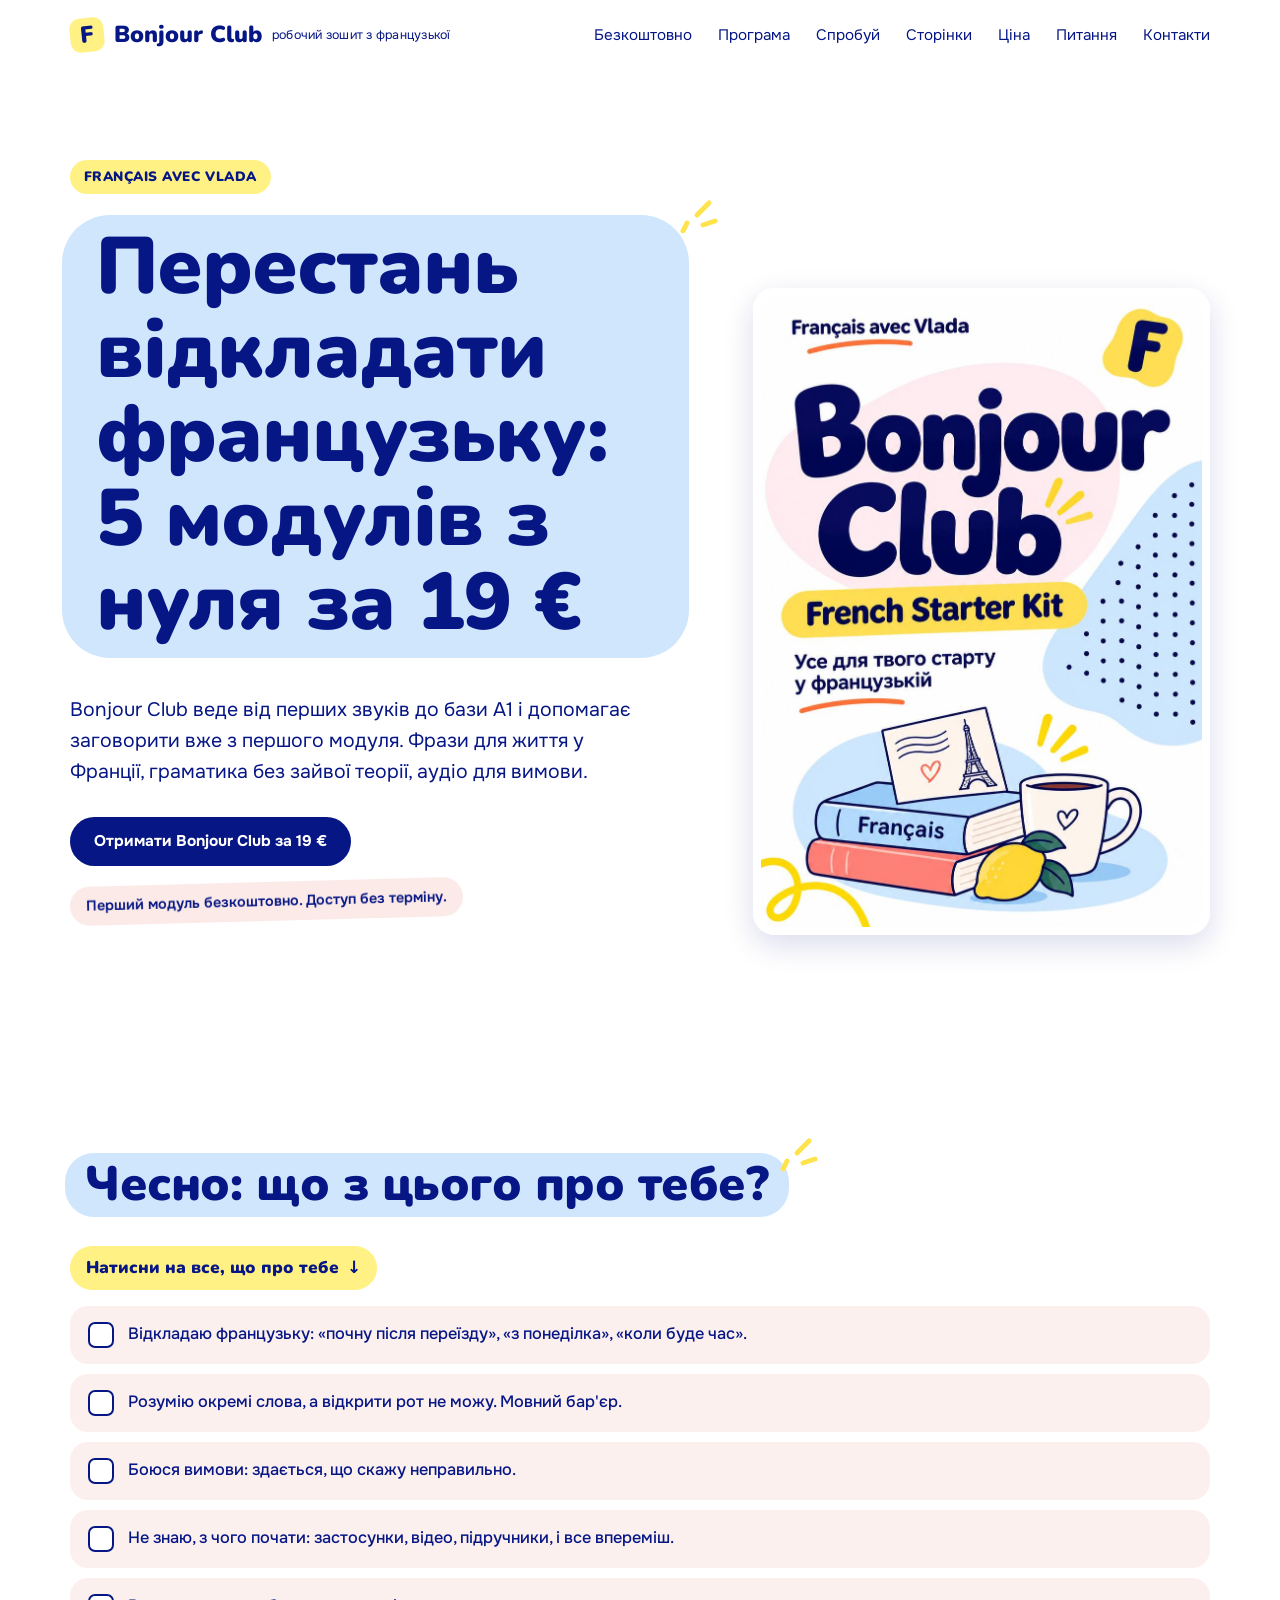
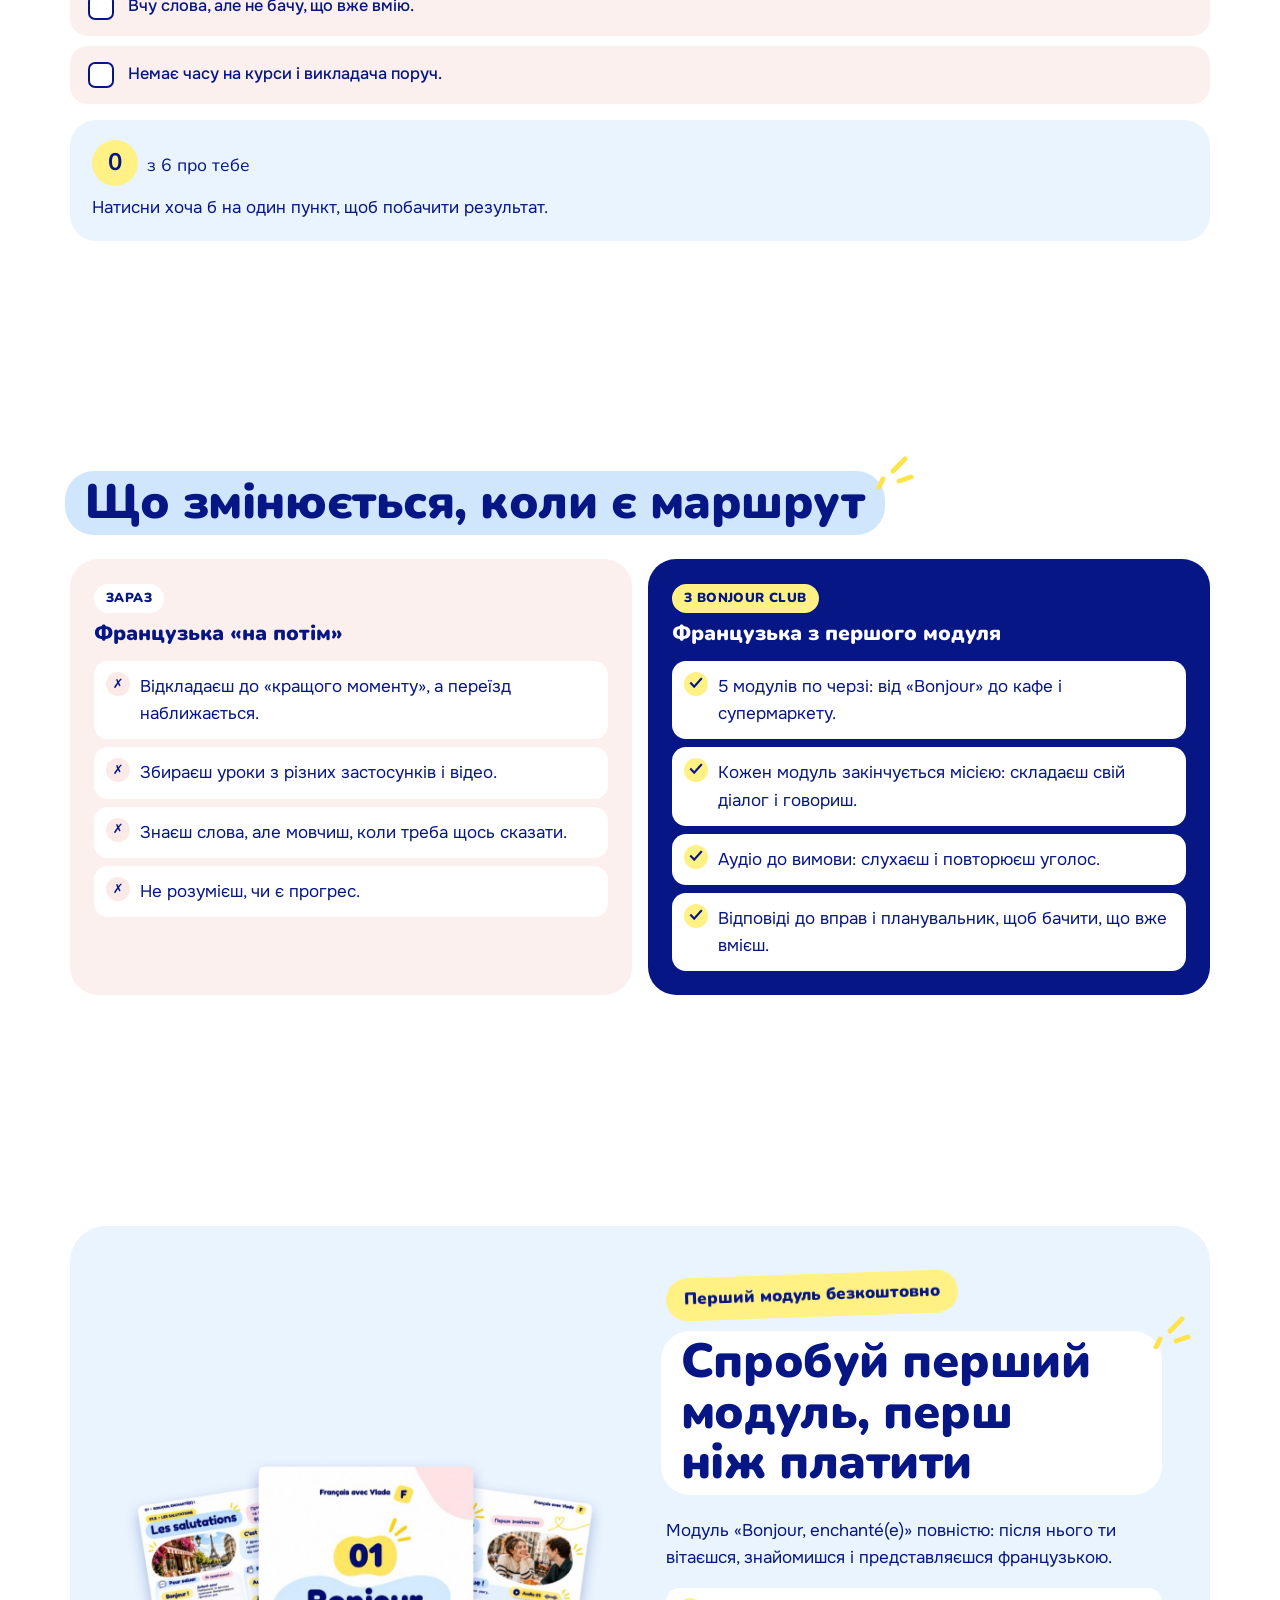
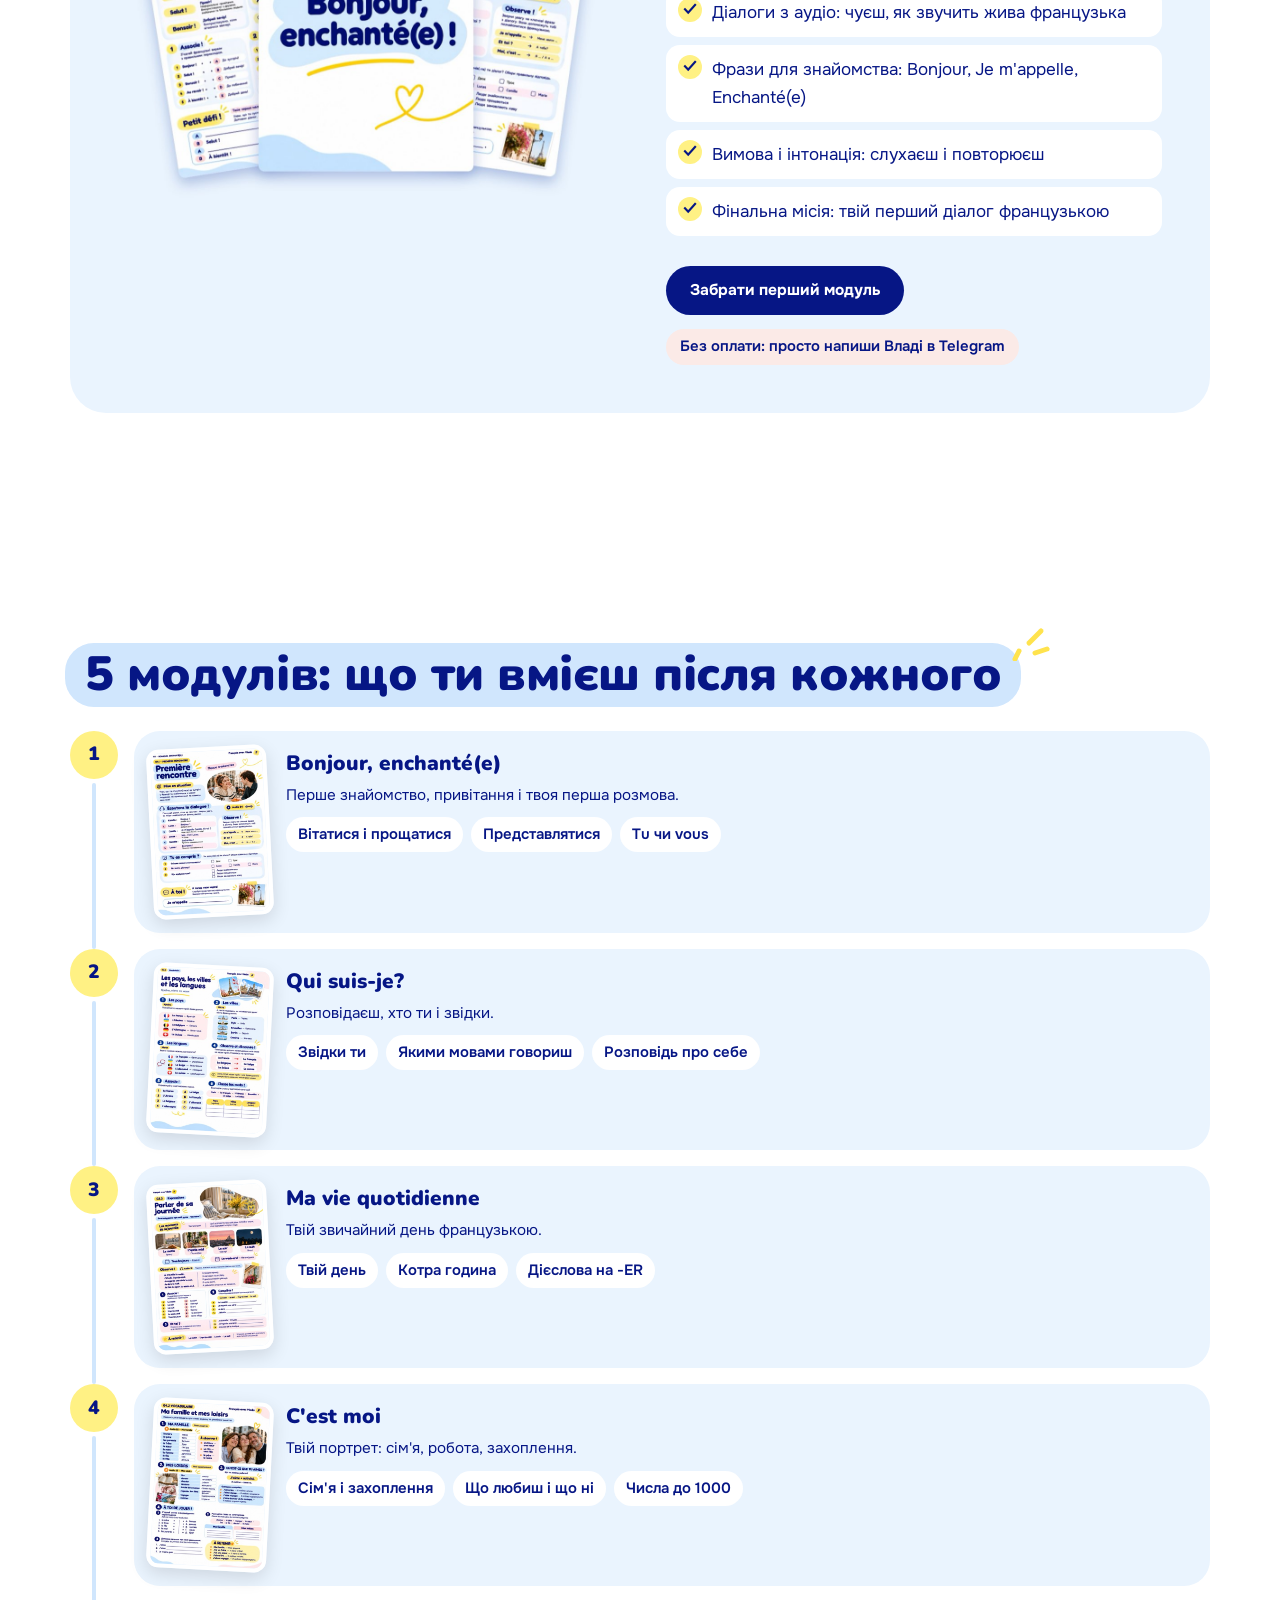
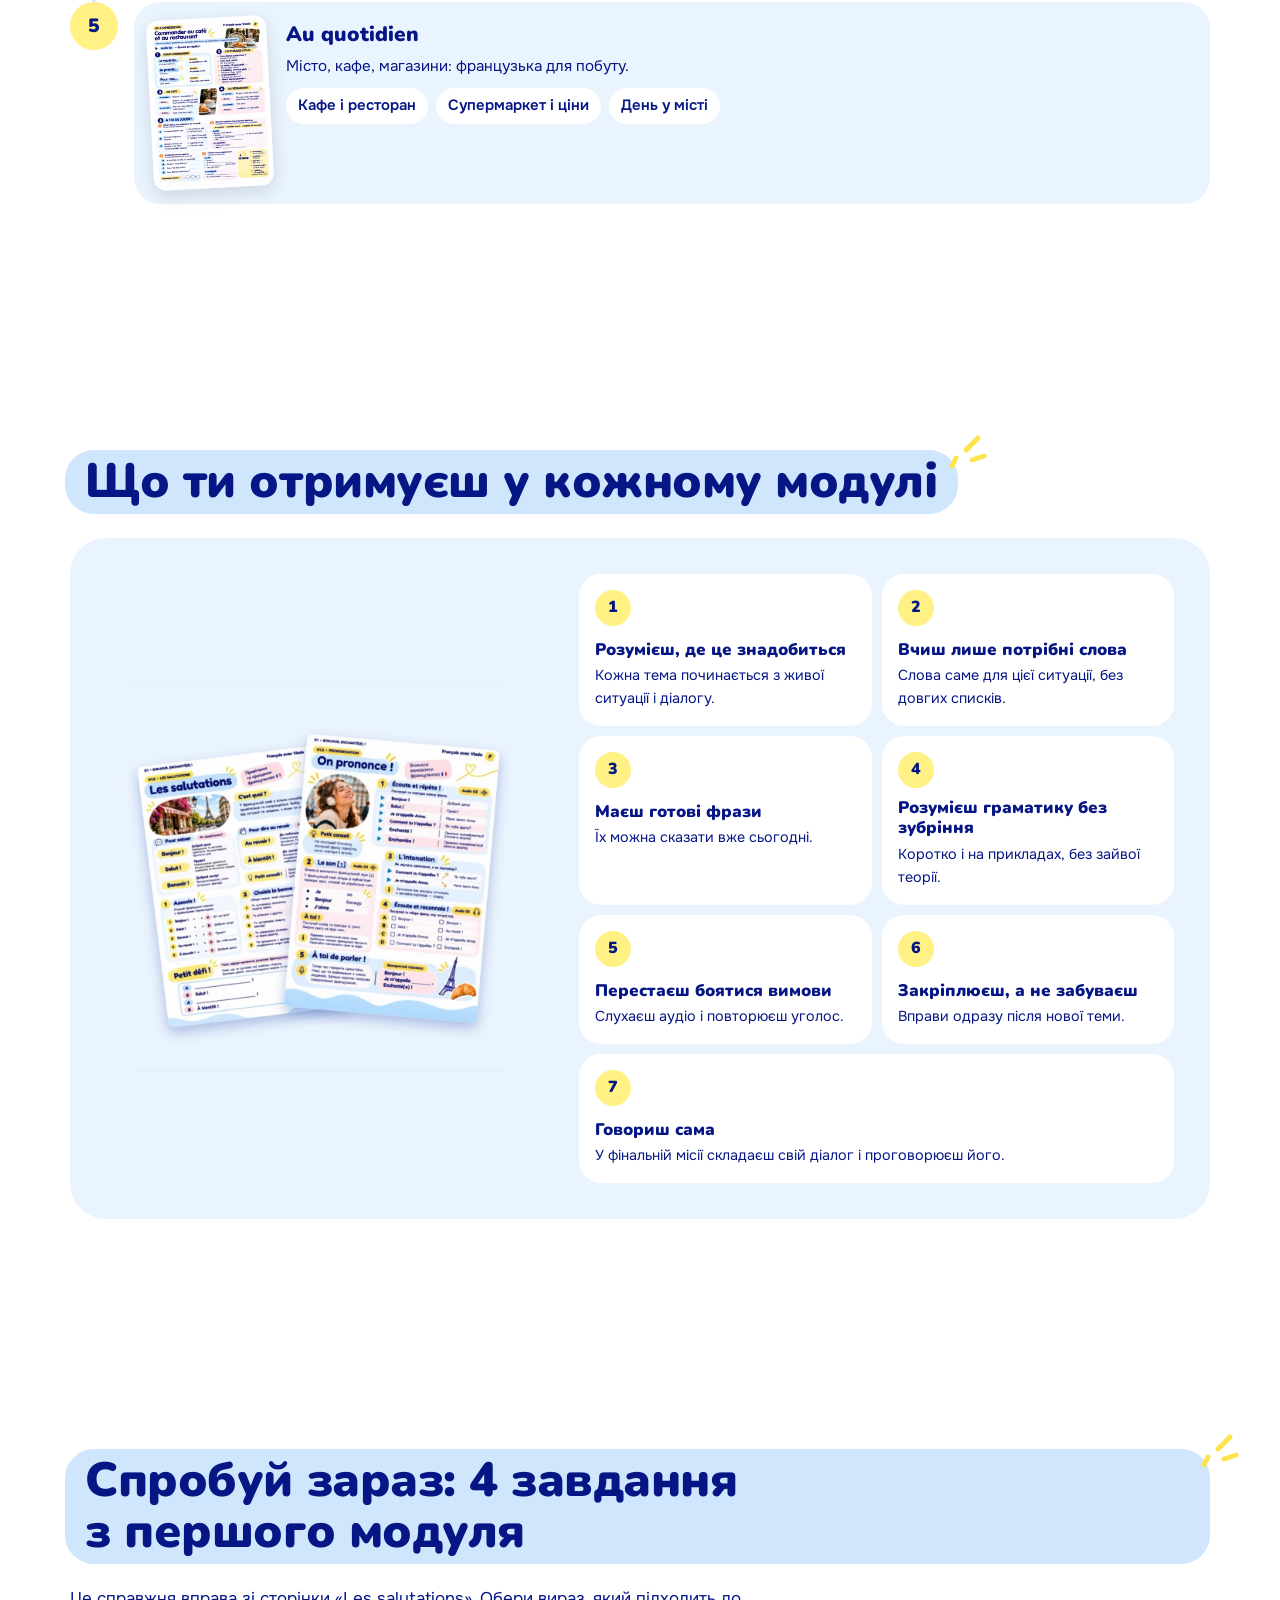
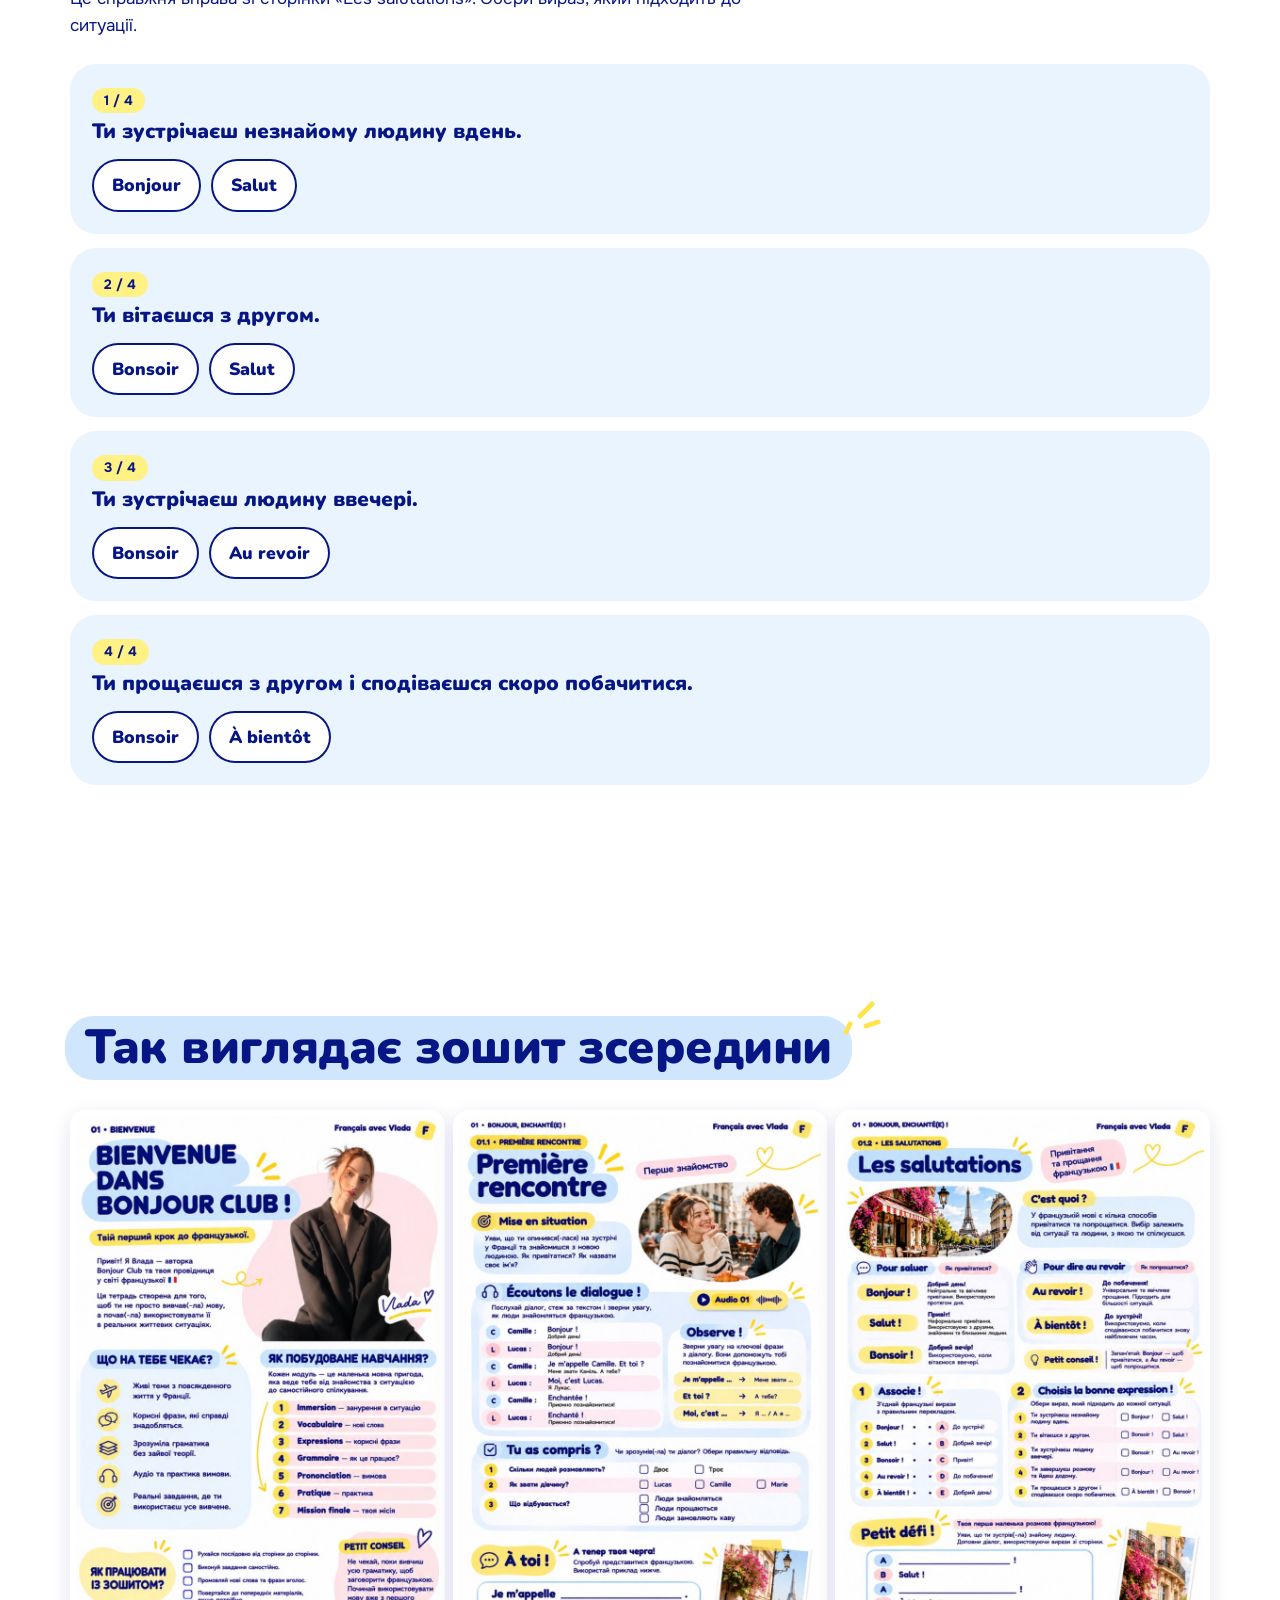
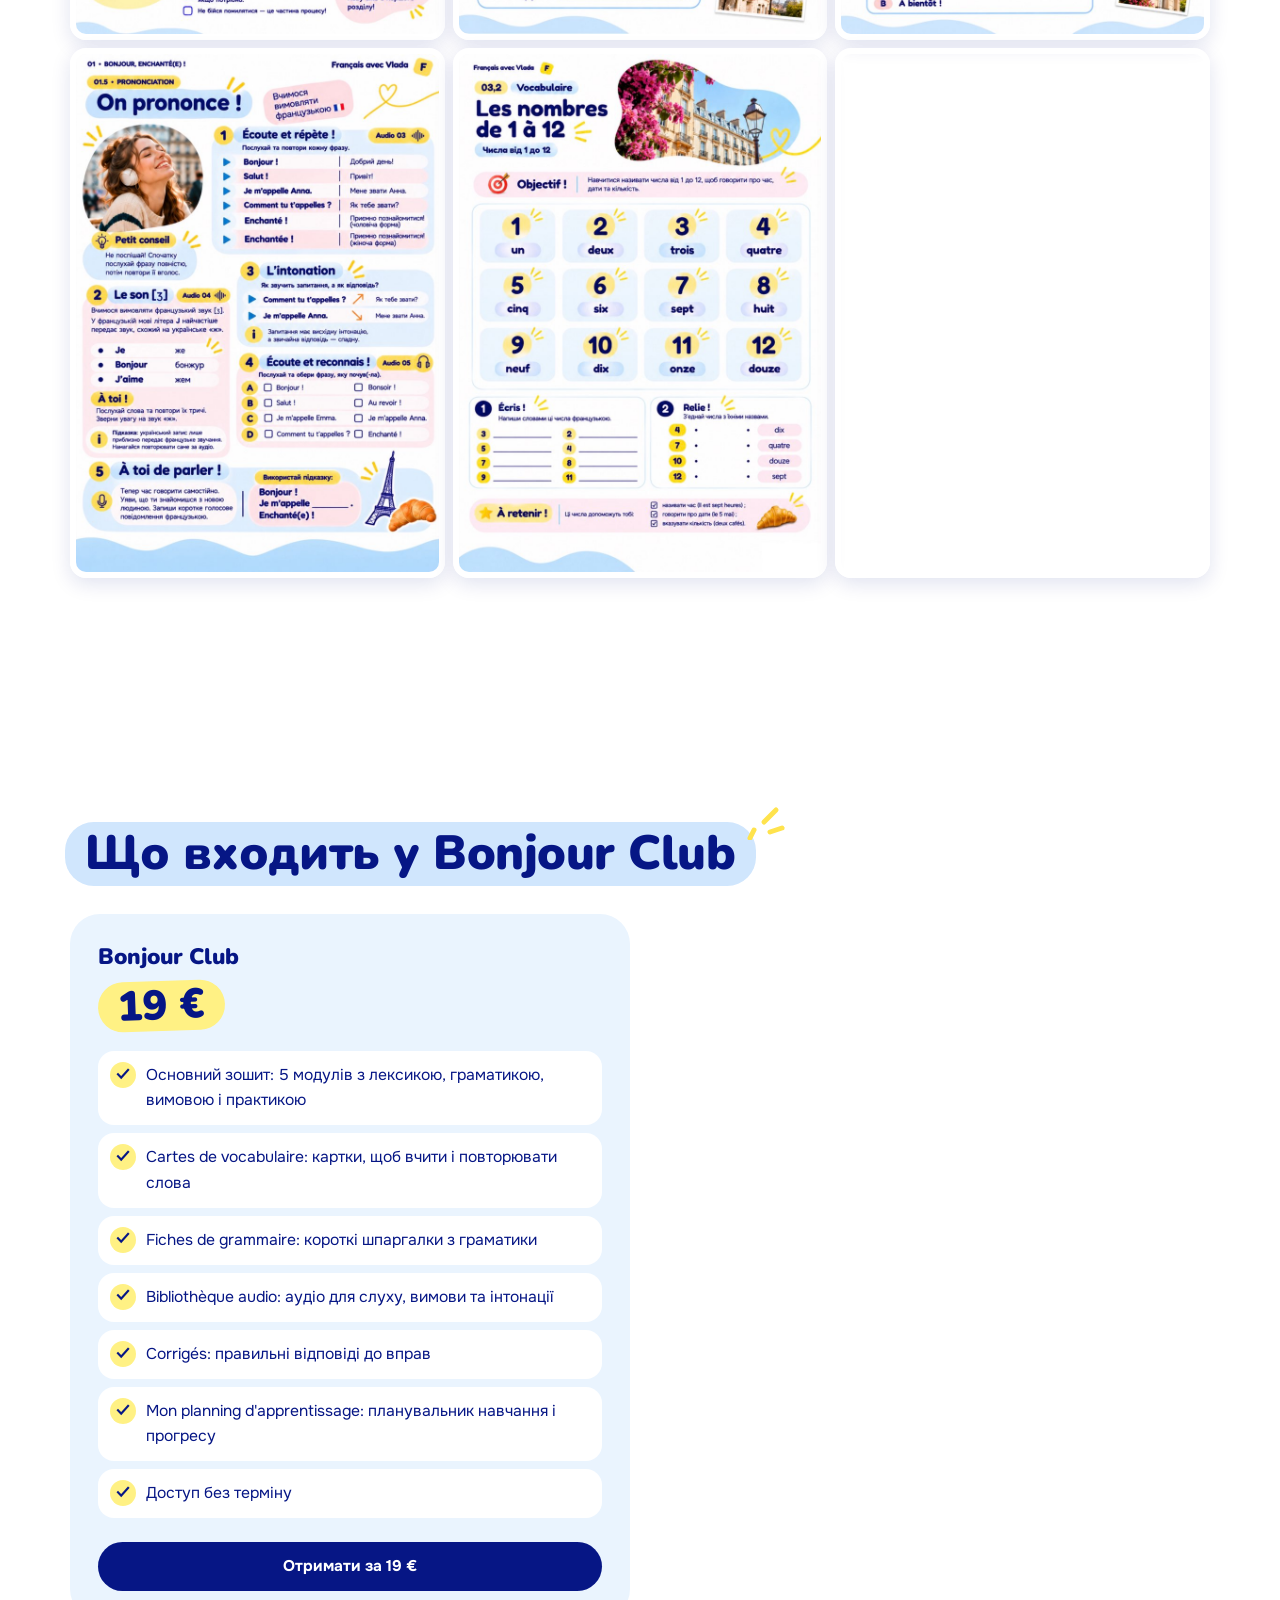
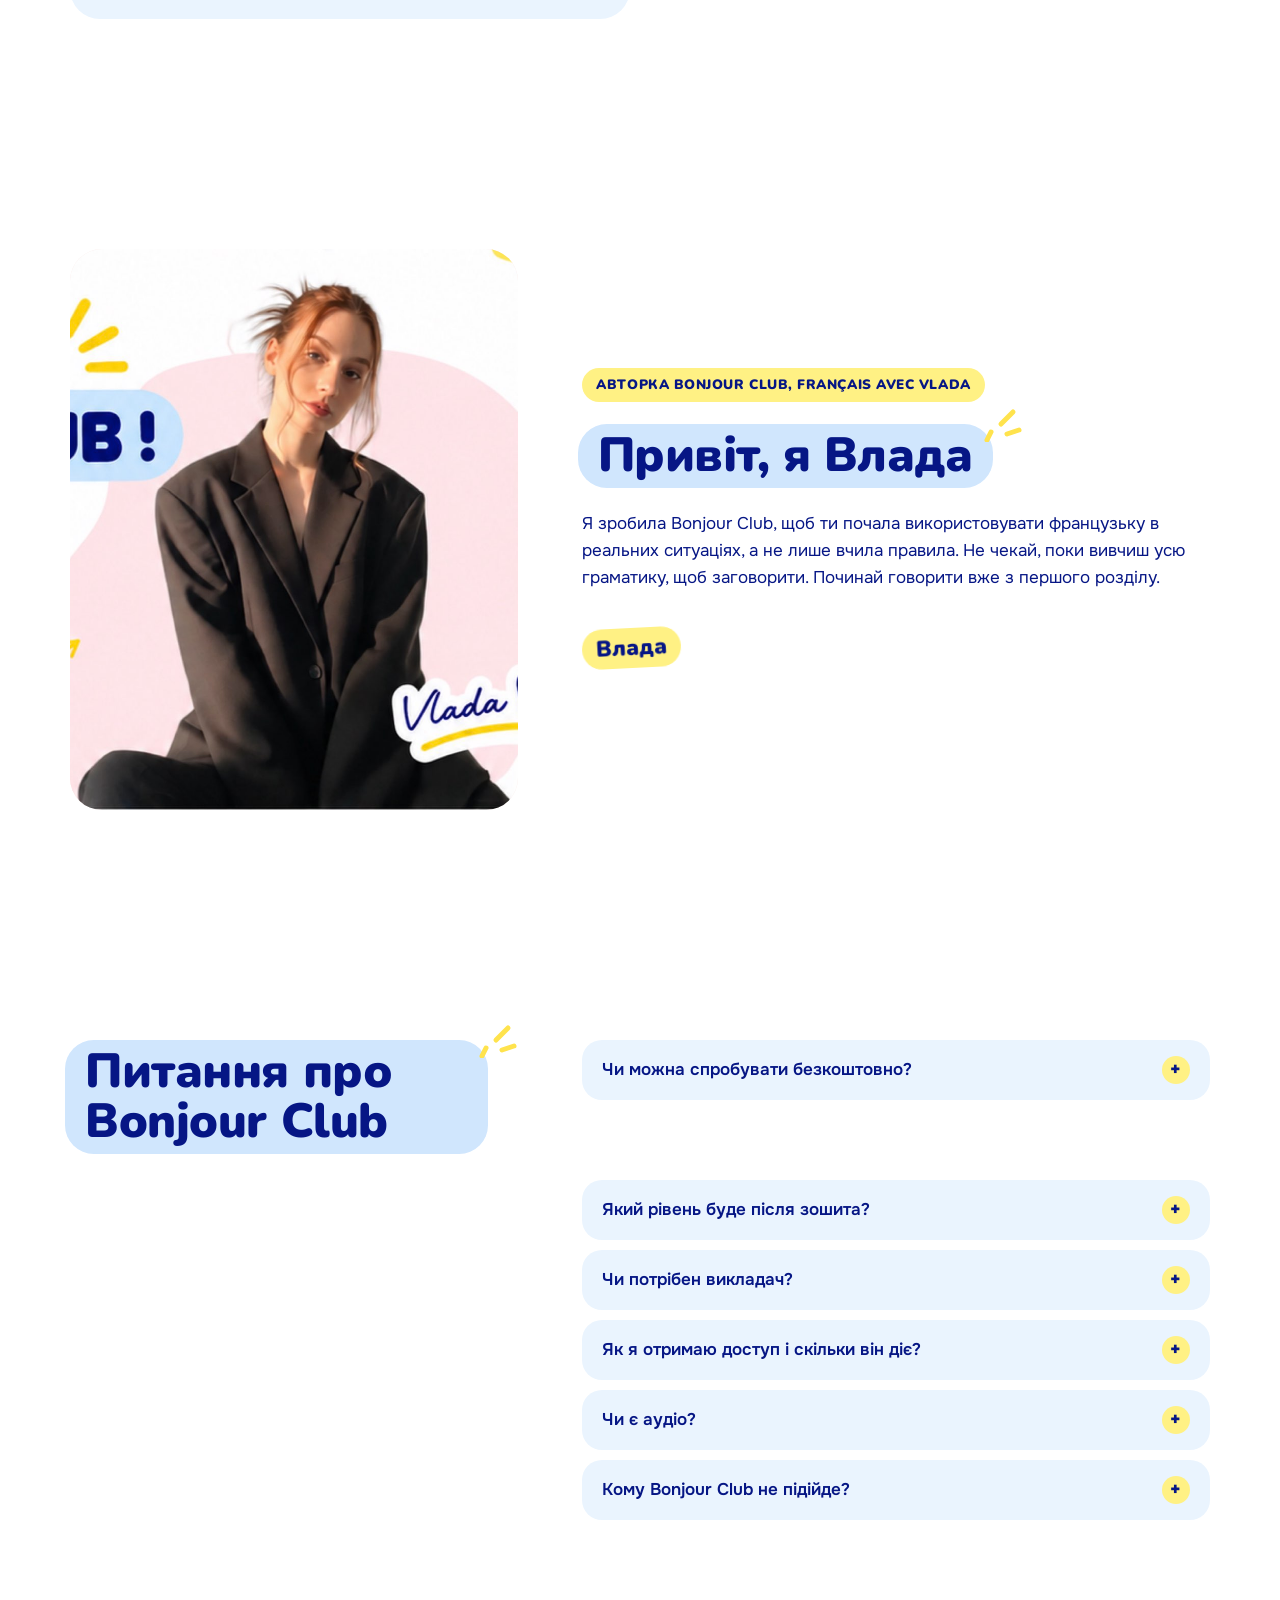
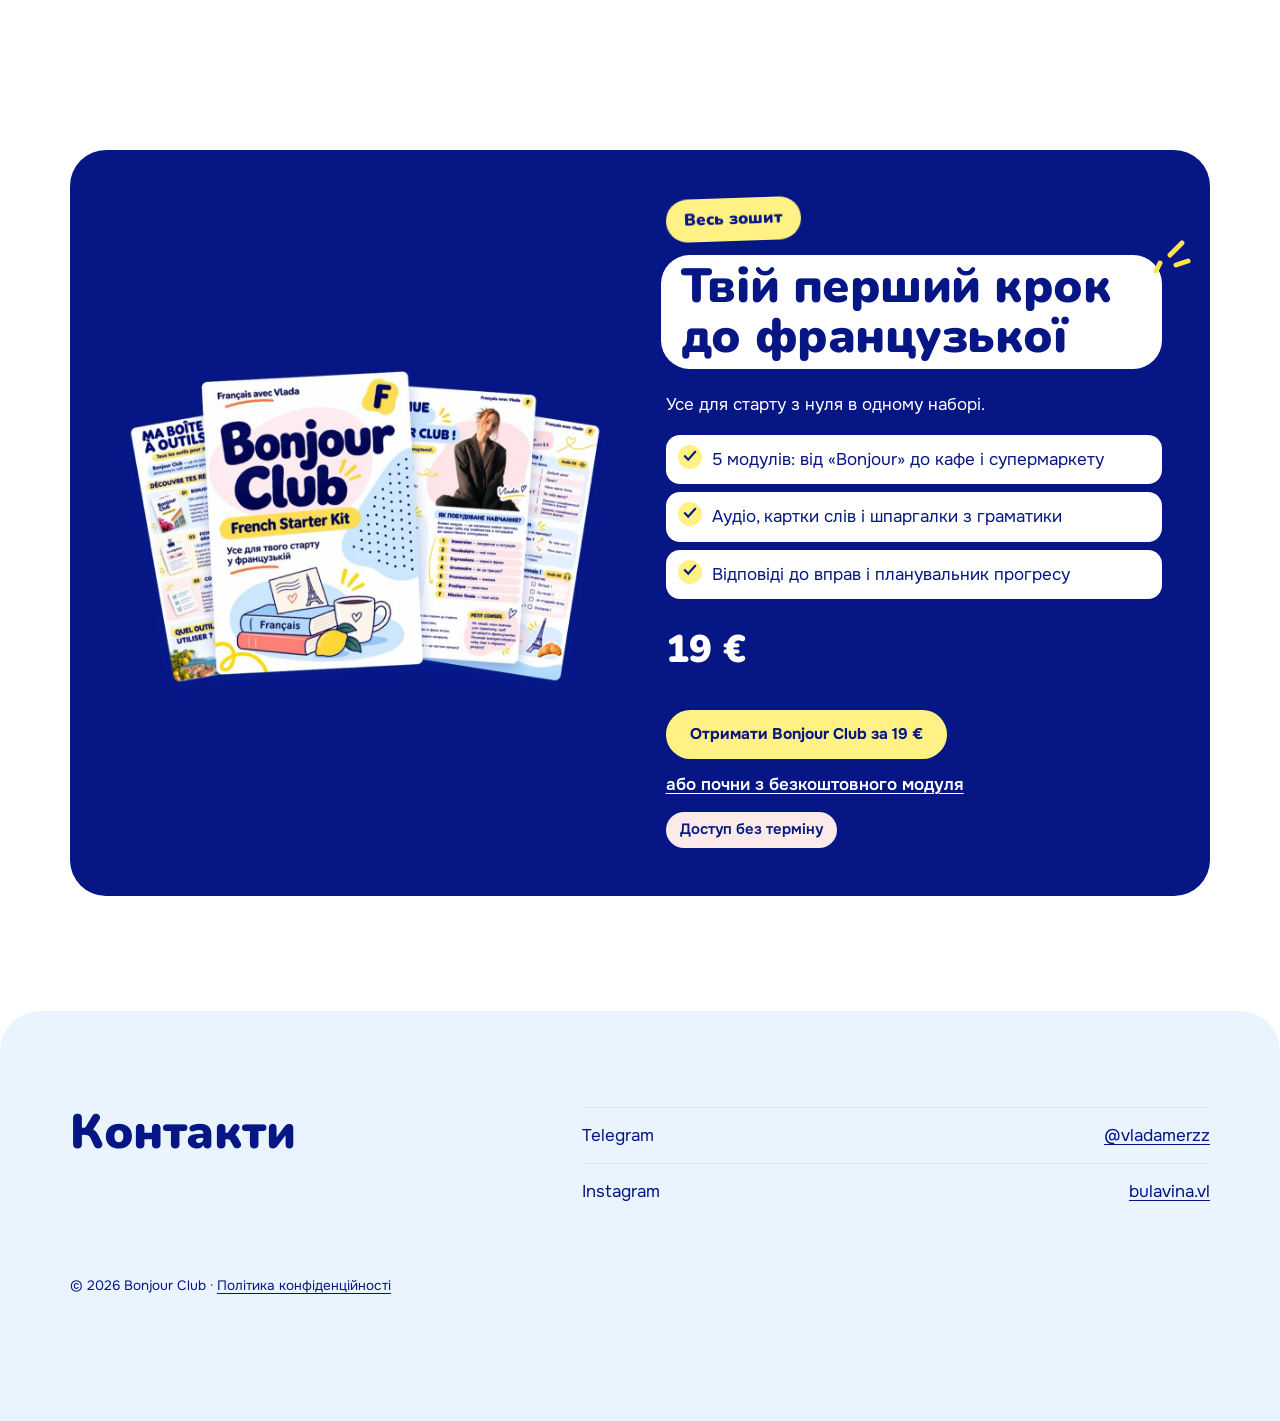
<file: index.html>
<!doctype html>
<html lang="uk">
<head>
<meta charset="utf-8">
<meta name="viewport" content="width=device-width, initial-scale=1">

<title>Французька з нуля: зошит Bonjour Club від Влади</title>
<meta name="description" content="Робочий зошит з французької для старту з нуля: 5 модулів, аудіо, граматика, картки слів і відповіді до вправ. 19 €, доступ без терміну.">
<link rel="canonical" href="https://bonjour-club.vercel.app/">
<meta property="og:type" content="website">
<meta property="og:title" content="Французька з нуля: зошит Bonjour Club від Влади">
<meta property="og:description" content="Робочий зошит з французької для старту з нуля: 5 модулів, аудіо, граматика, картки слів і відповіді до вправ. 19 €, доступ без терміну.">
<meta property="og:image" content="https://bonjour-club.vercel.app/assets/cover.jpg">
<link rel="icon" href="data:image/svg+xml,%3Csvg%20xmlns%3D%27http%3A//www.w3.org/2000/svg%27%20viewBox%3D%270%200%2064%2064%27%3E%3Crect%20width%3D%2764%27%20height%3D%2764%27%20rx%3D%2712%27%20fill%3D%27%23061685%27/%3E%3Ctext%20x%3D%2732%27%20y%3D%2744%27%20font-size%3D%2736%27%20text-anchor%3D%27middle%27%20fill%3D%27white%27%20font-family%3D%27Georgia%2Cserif%27%3EB%3C/text%3E%3C/svg%3E">
<link rel="preconnect" href="https://fonts.googleapis.com">
<link rel="preconnect" href="https://fonts.gstatic.com" crossorigin>
<link rel="stylesheet" href="https://fonts.googleapis.com/css2?family=Nunito:wght@800;900&family=Onest:wght@400;500;600&display=swap">
<link rel="stylesheet" href="style.css?v=2611181726">

<script type="application/ld+json">{"@context": "https://schema.org", "@type": "Course", "name": "Bonjour Club", "url": "https://bonjour-club.vercel.app/", "image": "https://bonjour-club.vercel.app/assets/cover.jpg", "sameAs": ["https://instagram.com/bulavina.vl"]}</script>
</head>
<body class="p-pop m-seo anim">
<div class="site">
<header class="top"><div class="wrap bar">
<a class="logo" href="./">Bonjour Club<small>робочий зошит з французької</small></a>
<nav><a href="#free">Безкоштовно</a><a href="#programa">Програма</a><a href="#sprobuy">Спробуй</a><a href="#gallery">Сторінки</a><a href="#cina">Ціна</a><a href="#faq">Питання</a><a href="#contacts">Контакти</a></nav>
</div></header>
<main>
<section class="hero"><div class="wrap hero-split"><div><p class="kicker">Français avec Vlada</p><h1>Перестань відкладати французьку: 5 модулів з нуля за 19 €</h1><p class="lead">Bonjour Club веде від перших звуків до бази A1 і допомагає заговорити вже з першого модуля. Фрази для життя у Франції, граматика без зайвої теорії, аудіо для вимови.</p><div class="actions"><a href="https://shop.monobank.ua/franais-avec-vlada/b4cd7e7f-c00d-4358-9578-38f1c28d75c6" class="btn" target="_blank" rel="noopener">Отримати Bonjour Club за 19 €</a></div><p class="note">Перший модуль безкоштовно. Доступ без терміну.</p></div><img src="assets/cover.jpg" alt="Bonjour Club" fetchpriority="high"></div></section><section id="selfcheck" class="s-selfcheck"><div class="wrap"><div class="selfcheck" data-selfcheck><div class="sc-head"><h2>Чесно: що з цього про тебе?</h2></div><p class="sc-hint">Натисни на все, що про тебе</p><ul class="sc-list"><li><button type="button" class="chk" aria-pressed="false"><span class="box"></span><span>Відкладаю французьку: «почну після переїзду», «з понеділка», «коли буде час».</span></button></li><li><button type="button" class="chk" aria-pressed="false"><span class="box"></span><span>Розумію окремі слова, а відкрити рот не можу. Мовний бар&#x27;єр.</span></button></li><li><button type="button" class="chk" aria-pressed="false"><span class="box"></span><span>Боюся вимови: здається, що скажу неправильно.</span></button></li><li><button type="button" class="chk" aria-pressed="false"><span class="box"></span><span>Не знаю, з чого почати: застосунки, відео, підручники, і все впереміш.</span></button></li><li><button type="button" class="chk" aria-pressed="false"><span class="box"></span><span>Вчу слова, але не бачу, що вже вмію.</span></button></li><li><button type="button" class="chk" aria-pressed="false"><span class="box"></span><span>Немає часу на курси і викладача поруч.</span></button></li></ul><div class="sc-out" aria-live="polite"><p class="sc-count"><b data-count>0</b> з 6 про тебе</p><p class="sc-empty">Натисни хоча б на один пункт, щоб побачити результат.</p><p class="sc-res" data-min="1" hidden>Знайоме відчуття. Перший модуль якраз про це: кілька сторінок, і ти вже вітаєшся та представляєшся французькою.</p><p class="sc-res" data-min="3" hidden>Схоже, французька давно чекає «кращого моменту». Bonjour Club дає маршрут на 5 модулів, щоб почати сьогодні, а не з понеділка.</p><p class="sc-res" data-min="5" hidden>Тобі точно сюди. Bonjour Club закриває саме це: зрозумілий план, вимова з аудіо, перші розмови і видно, що вже вмієш.</p><div class="sc-btn" hidden><a href="https://t.me/vladamerzz" class="btn" target="_blank" rel="noopener" data-goal="telegram">Забрати перший модуль безкоштовно</a></div></div></div></div></section><section id="compare" class="s-compare"><div class="wrap"><h2>Що змінюється, коли є маршрут</h2><div class="compare"><div class="cmp-panel cmp-0"><p class="cmp-label">Зараз</p><h3>Французька «на потім»</h3><ul><li>Відкладаєш до «кращого моменту», а переїзд наближається.</li><li>Збираєш уроки з різних застосунків і відео.</li><li>Знаєш слова, але мовчиш, коли треба щось сказати.</li><li>Не розумієш, чи є прогрес.</li></ul></div><div class="cmp-panel cmp-1"><p class="cmp-label">З Bonjour Club</p><h3>Французька з першого модуля</h3><ul><li>5 модулів по черзі: від «Bonjour» до кафе і супермаркету.</li><li>Кожен модуль закінчується місією: складаєш свій діалог і говориш.</li><li>Аудіо до вимови: слухаєш і повторюєш уголос.</li><li>Відповіді до вправ і планувальник, щоб бачити, що вже вмієш.</li></ul></div></div></div></section><section id="free" class="s-freebie"><div class="wrap"><div class="freebie"><div class="fb-media"><img src="assets/mock-module1.jpg" alt="Спробуй перший модуль, перш ніж платити" loading="lazy" decoding="async" class="fb-img"></div><div class="fb-body"><p class="fb-tag">Перший модуль безкоштовно</p><h2>Спробуй перший модуль, перш ніж платити</h2><p>Модуль «Bonjour, enchanté(e)» повністю: після нього ти вітаєшся, знайомишся і представляєшся французькою.</p><ul class="fb-list"><li>Діалоги з аудіо: чуєш, як звучить жива французька</li><li>Фрази для знайомства: Bonjour, Je m&#x27;appelle, Enchanté(e)</li><li>Вимова і інтонація: слухаєш і повторюєш</li><li>Фінальна місія: твій перший діалог французькою</li></ul><div class="actions"><a href="https://t.me/vladamerzz" class="btn" target="_blank" rel="noopener" data-goal="telegram">Забрати перший модуль</a></div><p class="fb-note">Без оплати: просто напиши Владі в Telegram</p></div></div></div></section><section id="programa" class="s-progress"><div class="wrap"><h2>5 модулів: що ти вмієш після кожного</h2><ol class="route"><li><span class="rt-n">1</span><div class="rt-card"><img src="assets/mod-1.jpg" alt="Bonjour, enchanté(e)" loading="lazy" decoding="async" class="rt-img"><div><h3>Bonjour, enchanté(e)</h3><p>Перше знайомство, привітання і твоя перша розмова.</p><ul class="rt-chips"><li>Вітатися і прощатися</li><li>Представлятися</li><li>Tu чи vous</li></ul></div></div></li><li><span class="rt-n">2</span><div class="rt-card"><img src="assets/mod-2.jpg" alt="Qui suis-je?" loading="lazy" decoding="async" class="rt-img"><div><h3>Qui suis-je?</h3><p>Розповідаєш, хто ти і звідки.</p><ul class="rt-chips"><li>Звідки ти</li><li>Якими мовами говориш</li><li>Розповідь про себе</li></ul></div></div></li><li><span class="rt-n">3</span><div class="rt-card"><img src="assets/mod-3.jpg" alt="Ma vie quotidienne" loading="lazy" decoding="async" class="rt-img"><div><h3>Ma vie quotidienne</h3><p>Твій звичайний день французькою.</p><ul class="rt-chips"><li>Твій день</li><li>Котра година</li><li>Дієслова на -ER</li></ul></div></div></li><li><span class="rt-n">4</span><div class="rt-card"><img src="assets/mod-4.jpg" alt="C&#x27;est moi" loading="lazy" decoding="async" class="rt-img"><div><h3>C&#x27;est moi</h3><p>Твій портрет: сім&#x27;я, робота, захоплення.</p><ul class="rt-chips"><li>Сім&#x27;я і захоплення</li><li>Що любиш і що ні</li><li>Числа до 1000</li></ul></div></div></li><li><span class="rt-n">5</span><div class="rt-card"><img src="assets/mod-5.jpg" alt="Au quotidien" loading="lazy" decoding="async" class="rt-img"><div><h3>Au quotidien</h3><p>Місто, кафе, магазини: французька для побуту.</p><ul class="rt-chips"><li>Кафе і ресторан</li><li>Супермаркет і ціни</li><li>День у місті</li></ul></div></div></li></ol></div></section><section id="metod" class="s-steps"><div class="wrap"><h2>Що ти отримуєш у кожному модулі</h2><div class="steps-media"><img src="assets/mock-lesson.jpg" alt="Що ти отримуєш у кожному модулі" loading="lazy" decoding="async" class="steps-img"><ol class="steps"><li><h3>Розумієш, де це знадобиться</h3><p>Кожна тема починається з живої ситуації і діалогу.</p></li><li><h3>Вчиш лише потрібні слова</h3><p>Слова саме для цієї ситуації, без довгих списків.</p></li><li><h3>Маєш готові фрази</h3><p>Їх можна сказати вже сьогодні.</p></li><li><h3>Розумієш граматику без зубріння</h3><p>Коротко і на прикладах, без зайвої теорії.</p></li><li><h3>Перестаєш боятися вимови</h3><p>Слухаєш аудіо і повторюєш уголос.</p></li><li><h3>Закріплюєш, а не забуваєш</h3><p>Вправи одразу після нової теми.</p></li><li><h3>Говориш сама</h3><p>У фінальній місії складаєш свій діалог і проговорюєш його.</p></li></ol></div></div></section><section id="sprobuy" class="s-trylesson"><div class="wrap"><h2>Спробуй зараз: 4 завдання з першого модуля</h2><p>Це справжня вправа зі сторінки «Les salutations». Обери вираз, який підходить до ситуації.</p><div class="trylesson" data-trylesson><div class="tl-q"><p class="tl-n">1 / 4</p><h3>Ти зустрічаєш незнайому людину вдень.</h3><div class="tl-opts"><button type="button" class="tl-opt" data-ok="1" data-why="Bonjour — нейтральне і ввічливе привітання, його кажуть протягом дня.">Bonjour</button><button type="button" class="tl-opt" data-ok="0" data-why="Salut — неформальне «привіт» для друзів і знайомих. Незнайомій людині краще сказати Bonjour.">Salut</button></div><p class="tl-why" aria-live="polite" hidden></p></div><div class="tl-q"><p class="tl-n">2 / 4</p><h3>Ти вітаєшся з другом.</h3><div class="tl-opts"><button type="button" class="tl-opt" data-ok="0" data-why="Bonsoir — це «добрий вечір». Другу підійде Salut.">Bonsoir</button><button type="button" class="tl-opt" data-ok="1" data-why="Salut — неформальне привітання для друзів, знайомих і близьких.">Salut</button></div><p class="tl-why" aria-live="polite" hidden></p></div><div class="tl-q"><p class="tl-n">3 / 4</p><h3>Ти зустрічаєш людину ввечері.</h3><div class="tl-opts"><button type="button" class="tl-opt" data-ok="1" data-why="Bonsoir — «добрий вечір», так вітаються ввечері.">Bonsoir</button><button type="button" class="tl-opt" data-ok="0" data-why="Au revoir — це «до побачення», так прощаються.">Au revoir</button></div><p class="tl-why" aria-live="polite" hidden></p></div><div class="tl-q"><p class="tl-n">4 / 4</p><h3>Ти прощаєшся з другом і сподіваєшся скоро побачитися.</h3><div class="tl-opts"><button type="button" class="tl-opt" data-ok="0" data-why="Bonsoir — привітання ввечері, а не прощання.">Bonsoir</button><button type="button" class="tl-opt" data-ok="1" data-why="À bientôt — «до зустрічі», коли сподіваєшся скоро побачитися знову.">À bientôt</button></div><p class="tl-why" aria-live="polite" hidden></p></div><div class="tl-final" hidden><p class="tl-score"><b data-score>0</b> / 4</p><p class="tl-res" data-min="0" hidden>Нічого страшного, це твоя перша вправа. Саме для цього в зошиті є пояснення: після першого модуля ці фрази стануть твоїми.</p><p class="tl-res" data-min="2" hidden>Непогано для старту. Ти вже відчуваєш різницю між Bonjour і Salut, а далі буде тільки легше.</p><p class="tl-res" data-min="4" hidden>Ти молодець: 4 з 4 без жодного уроку. У тебе добре відчуття мови, тож перший модуль піде легко.</p><p>Так побудована кожна сторінка: ситуація, пояснення, вправа.</p><div class="actions"><a href="https://t.me/vladamerzz" class="btn" target="_blank" rel="noopener" data-goal="telegram">Забрати перший модуль безкоштовно</a><a href="https://shop.monobank.ua/franais-avec-vlada/b4cd7e7f-c00d-4358-9578-38f1c28d75c6" class="tl-link" target="_blank" rel="noopener">або весь зошит за 19 €</a></div></div></div></div></section><section id="gallery" class="s-gallery"><div class="wrap"><h2>Так виглядає зошит зсередини</h2><div class="g-swipe" data-gallery><p class="g-hint">Гортай сторінки →<span class="g-count"><b data-gi>1</b> / 6</span></p><div class="gallery"><img src="assets/page-2.jpg" alt="Bonjour Club" loading="lazy" decoding="async"><img src="assets/page-5.jpg" alt="Bonjour Club" loading="lazy" decoding="async"><img src="assets/page-6.jpg" alt="Bonjour Club" loading="lazy" decoding="async"><img src="assets/page-9.jpg" alt="Bonjour Club" loading="lazy" decoding="async"><img src="assets/page-28.jpg" alt="Bonjour Club" loading="lazy" decoding="async"><img src="assets/page-53.jpg" alt="Bonjour Club" loading="lazy" decoding="async"></div></div></div></section><section id="cina" class="s-pricing"><div class="wrap"><h2>Що входить у Bonjour Club</h2><div class="prose"></div><div class="plans"><div class="plan"><h3>Bonjour Club</h3><p class="plan-price">19 €</p><ul><li>Основний зошит: 5 модулів з лексикою, граматикою, вимовою і практикою</li><li>Cartes de vocabulaire: картки, щоб вчити і повторювати слова</li><li>Fiches de grammaire: короткі шпаргалки з граматики</li><li>Bibliothèque audio: аудіо для слуху, вимови та інтонації</li><li>Corrigés: правильні відповіді до вправ</li><li>Mon planning d&#x27;apprentissage: планувальник навчання і прогресу</li><li>Доступ без терміну</li></ul><a href="https://shop.monobank.ua/franais-avec-vlada/b4cd7e7f-c00d-4358-9578-38f1c28d75c6" class="btn ghost" target="_blank" rel="noopener">Отримати за 19 €</a></div></div></div></section><section id="author" class="s-author"><div class="wrap"><div class="author"><img src="assets/vlada.jpg" alt="Влада" loading="lazy" decoding="async" class="portrait"><div><p class="kicker">авторка Bonjour Club, Français avec Vlada</p><h2>Привіт, я Влада</h2><p>Я зробила Bonjour Club, щоб ти почала використовувати французьку в реальних ситуаціях, а не лише вчила правила. Не чекай, поки вивчиш усю граматику, щоб заговорити. Починай говорити вже з першого розділу.</p><p class="sign">Влада</p></div></div></div></section><section id="faq" class="s-faq"><div class="wrap"><div class="two"><div><h2>Питання про Bonjour Club</h2></div><div class="faq"><details><summary>Чи можна спробувати безкоштовно?</summary><p>Так. Перший модуль безкоштовний: напиши Владі в Telegram і отримаєш його.</p></details><details><summary>Чи підійде, якщо я зовсім не знаю французької?</summary><p>Так. Зошит розрахований на старт з нуля: починаєш з перших слів, звуків і привітань.</p></details><details><summary>Який рівень буде після зошита?</summary><p>Міцна база для переходу з нуля до A1. Ти зможеш представитися, розповісти про себе й свій день, замовити в кафе і зробити покупки. Повний рівень A1 зошит не обіцяє.</p></details><details><summary>Чи потрібен викладач?</summary><p>Ні. Bonjour Club для самостійного навчання: в наборі є відповіді до вправ і планувальник, щоб бачити свій прогрес.</p></details><details><summary>Як я отримаю доступ і скільки він діє?</summary><p>Оплата карткою через Monobank за кнопкою «Отримати за 19 €». Доступ без терміну. Якщо виникнуть питання, напиши Владі в Telegram.</p></details><details><summary>Чи є аудіо?</summary><p>Так. В аудіотеці діалоги, слова і фрази, щоб тренувати слух, вимову та інтонацію.</p></details><details><summary>Кому Bonjour Club не підійде?</summary><p>Тим, кому потрібна персональна розмовна практика або підготовка до іспиту. Для цього в Влади є індивідуальні заняття.</p></details></div></div></div></section><section id="final" class="s-freebie"><div class="wrap"><div class="freebie"><div class="fb-media"><img src="assets/mock-kit.jpg" alt="Твій перший крок до французької" loading="lazy" decoding="async" class="fb-img"></div><div class="fb-body"><p class="fb-tag">Весь зошит</p><h2>Твій перший крок до французької</h2><p>Усе для старту з нуля в одному наборі.</p><ul class="fb-list"><li>5 модулів: від «Bonjour» до кафе і супермаркету</li><li>Аудіо, картки слів і шпаргалки з граматики</li><li>Відповіді до вправ і планувальник прогресу</li></ul><p class="fb-price">19 €</p><div class="actions"><a href="https://shop.monobank.ua/franais-avec-vlada/b4cd7e7f-c00d-4358-9578-38f1c28d75c6" class="btn" target="_blank" rel="noopener">Отримати Bonjour Club за 19 €</a><a href="#free" class="fb-link">або почни з безкоштовного модуля</a></div><p class="fb-note">Доступ без терміну</p></div></div></div></section>
</main>
<footer id="contacts" class="foot"><div class="wrap"><div class="foot-grid"><div><h2>Контакти</h2></div><ul class="contacts"><li><span>Telegram</span><a href="https://t.me/vladamerzz" target="_blank" rel="noopener" data-goal="telegram">@vladamerzz</a></li><li><span>Instagram</span><a href="https://instagram.com/bulavina.vl" target="_blank" rel="noopener">bulavina.vl</a></li></ul></div><p class="muted small">© 2026 Bonjour Club · <a href="privacy/">Політика конфіденційності</a></p></div></footer>
</div>

<div class="mbar"><a href="https://t.me/vladamerzz" class="btn" target="_blank" rel="noopener" data-goal="telegram">Перший модуль безкоштовно</a></div>

<script type="application/json" id="cfg">{"msg": "Привіт! Хочу Bonjour Club за 19 €.", "title_b": "Французька з нуля для життя після переїзду: 5 модулів за 19 €", "page": "/", "brand": "Bonjour Club", "t": {"err_name": "Вкажіть ім'я", "err_phone": "Перевірте номер телефону", "sending": "Надсилаємо…"}}</script>
<script src="site.js?v=2611181726" defer></script>
</body>
</html>
</file>
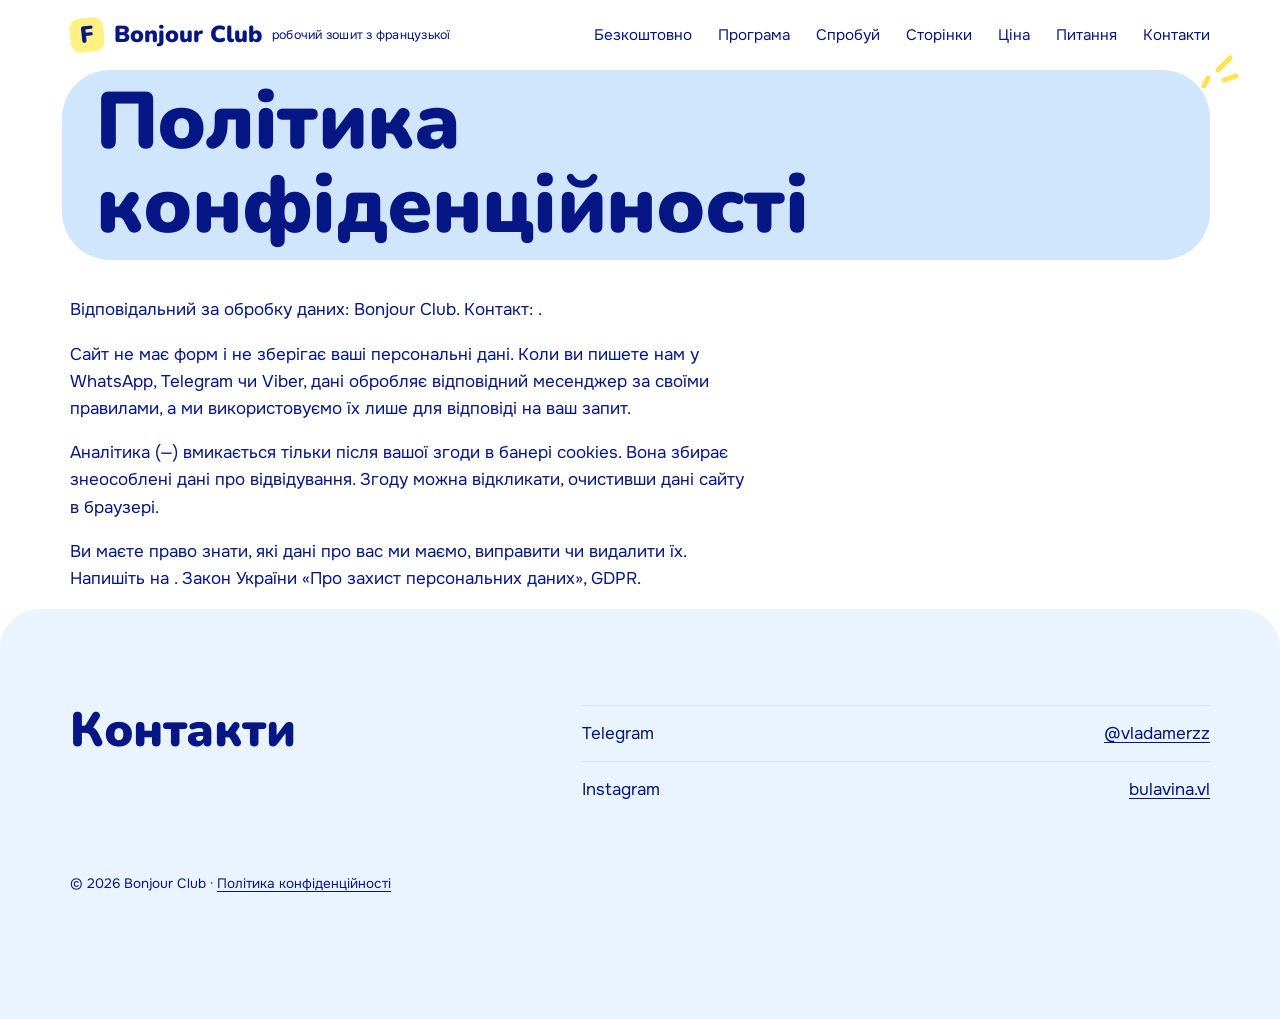
<file: privacy/index.html>
<!doctype html>
<html lang="uk">
<head>
<meta charset="utf-8">
<meta name="viewport" content="width=device-width, initial-scale=1">
<base href="../">
<title>Політика конфіденційності · Bonjour Club</title>
<meta name="description" content="">
<meta name="robots" content="noindex">
<meta property="og:type" content="website">
<meta property="og:title" content="Політика конфіденційності · Bonjour Club">
<meta property="og:description" content="">
<meta property="og:image" content="https://bonjour-club.vercel.app/assets/cover.jpg">
<link rel="icon" href="data:image/svg+xml,%3Csvg%20xmlns%3D%27http%3A//www.w3.org/2000/svg%27%20viewBox%3D%270%200%2064%2064%27%3E%3Crect%20width%3D%2764%27%20height%3D%2764%27%20rx%3D%2712%27%20fill%3D%27%23061685%27/%3E%3Ctext%20x%3D%2732%27%20y%3D%2744%27%20font-size%3D%2736%27%20text-anchor%3D%27middle%27%20fill%3D%27white%27%20font-family%3D%27Georgia%2Cserif%27%3EB%3C/text%3E%3C/svg%3E">
<link rel="preconnect" href="https://fonts.googleapis.com">
<link rel="preconnect" href="https://fonts.gstatic.com" crossorigin>
<link rel="stylesheet" href="https://fonts.googleapis.com/css2?family=Nunito:wght@800;900&family=Onest:wght@400;500;600&display=swap">
<link rel="stylesheet" href="style.css?v=2611181726">

<script type="application/ld+json">{"@context": "https://schema.org", "@type": "Course", "name": "Bonjour Club", "url": "https://bonjour-club.vercel.app/", "image": "https://bonjour-club.vercel.app/assets/cover.jpg", "sameAs": ["https://instagram.com/bulavina.vl"]}</script>
</head>
<body class="p-pop m-seo anim">
<div class="site">
<header class="top"><div class="wrap bar">
<a class="logo" href="./">Bonjour Club<small>робочий зошит з французької</small></a>
<nav><a href="#free">Безкоштовно</a><a href="#programa">Програма</a><a href="#sprobuy">Спробуй</a><a href="#gallery">Сторінки</a><a href="#cina">Ціна</a><a href="#faq">Питання</a><a href="#contacts">Контакти</a></nav>
</div></header>
<main>
<section class="hero"><div class="wrap prose"><h1>Політика конфіденційності</h1><p>Відповідальний за обробку даних: Bonjour Club. Контакт: .</p><p>Сайт не має форм і не зберігає ваші персональні дані. Коли ви пишете нам у WhatsApp, Telegram чи Viber, дані обробляє відповідний месенджер за своїми правилами, а ми використовуємо їх лише для відповіді на ваш запит.</p><p>Аналітика (—) вмикається тільки після вашої згоди в банері cookies. Вона збирає знеособлені дані про відвідування. Згоду можна відкликати, очистивши дані сайту в браузері.</p><p>Ви маєте право знати, які дані про вас ми маємо, виправити чи видалити їх. Напишіть на . Закон України «Про захист персональних даних», GDPR.</p></div></section>
</main>
<footer id="contacts" class="foot"><div class="wrap"><div class="foot-grid"><div><h2>Контакти</h2></div><ul class="contacts"><li><span>Telegram</span><a href="https://t.me/vladamerzz" target="_blank" rel="noopener" data-goal="telegram">@vladamerzz</a></li><li><span>Instagram</span><a href="https://instagram.com/bulavina.vl" target="_blank" rel="noopener">bulavina.vl</a></li></ul></div><p class="muted small">© 2026 Bonjour Club · <a href="privacy/">Політика конфіденційності</a></p></div></footer>
</div>

<div class="mbar"><a href="https://t.me/vladamerzz" class="btn" target="_blank" rel="noopener" data-goal="telegram">Перший модуль безкоштовно</a></div>

<script type="application/json" id="cfg">{"msg": "Привіт! Хочу Bonjour Club за 19 €.", "page": "privacy/", "brand": "Bonjour Club", "t": {"err_name": "Вкажіть ім'я", "err_phone": "Перевірте номер телефону", "sending": "Надсилаємо…"}}</script>
<script src="site.js?v=2611181726" defer></script>
</body>
</html>
</file>
<file: style.css>
:root{--bg:#ffffff;--surface:#d0e6fd;--ink:#061685;--muted:#061685;--line:#d0e6fd;--accent:#061685;--accent-ink:#ffffff;--head:'Nunito', system-ui, sans-serif;--body:'Onest', system-ui, sans-serif;--hw:900;--ls:-0.01em;--case:none;--r:999px;--rimg:28px;--gold:#061685}
*,*::before,*::after{box-sizing:border-box}
html{-webkit-text-size-adjust:100%;scroll-behavior:smooth;scroll-padding-top:20px}
body{margin:0;background:var(--bg);color:var(--ink);font:400 17px/1.6 var(--body);-webkit-font-smoothing:antialiased}
img{max-width:100%;display:block}
a{color:inherit;text-underline-offset:3px;text-decoration-thickness:1px}
h1,h2{font-family:var(--head);font-weight:var(--hw);letter-spacing:var(--ls);text-transform:var(--case);line-height:1.05;margin:0 0 .45em;text-wrap:balance}
h1{font-size:clamp(2.5rem,6.4vw,5rem)}
h2{font-size:clamp(1.9rem,3.8vw,3rem)}
h3{font-size:1.08rem;font-weight:600;line-height:1.35;margin:0 0 .3em}
p{margin:0 0 1em;max-width:62ch}
.muted{color:var(--muted)}
.small{font-size:.85rem}
.wrap{width:min(1140px,100% - 40px);margin-inline:auto}

/* шапка */
.top{border-bottom:1px solid var(--line)}
.bar{display:flex;align-items:center;justify-content:space-between;gap:24px;padding:18px 0}
.logo{font-family:var(--head);font-weight:var(--hw);font-size:1.45rem;text-decoration:none;line-height:1;display:flex;align-items:baseline;gap:10px}
.logo small{font-family:var(--body);font-size:.78rem;color:var(--muted);font-weight:400;letter-spacing:.02em}
nav{display:flex;gap:26px;font-size:.95rem}
nav a{text-decoration:none;color:var(--muted)}
nav a:hover{color:var(--ink)}

.btn{display:inline-block;padding:15px 24px;background:var(--accent);color:var(--accent-ink);text-decoration:none;border-radius:var(--r);font-weight:600;font-size:.97rem;line-height:1.2;transition:filter .15s}
.btn:hover{filter:brightness(.9)}

/* первый экран */
.hero-split{display:grid;grid-template-columns:1.15fr .85fr;gap:clamp(28px,5vw,80px);align-items:end;padding:clamp(48px,7vw,96px) 0 clamp(56px,8vw,112px)}
.hero-split.solo{grid-template-columns:1fr}
.hero-split.solo h1{max-width:16ch}
.hero-split img{width:100%;aspect-ratio:4/5;object-fit:cover;border-radius:var(--rimg)}
.kicker{font-size:.82rem;letter-spacing:.09em;text-transform:uppercase;color:var(--muted);margin-bottom:22px}
.lead{font-size:clamp(1.05rem,1.6vw,1.22rem);color:var(--muted);max-width:44ch}
.actions{margin-top:30px;display:flex;gap:14px;flex-wrap:wrap}
.hero-full{position:relative;min-height:min(86vh,820px);display:flex;align-items:flex-end;color:#fff}
.hero-full img.bg{position:absolute;inset:0;width:100%;height:100%;object-fit:cover}
.hero-full::after{content:"";position:absolute;inset:0;background:linear-gradient(to top,rgba(0,0,0,.72),rgba(0,0,0,.15) 65%)}
.hero-full .wrap{position:relative;z-index:1;padding:120px 0 clamp(48px,7vw,88px)}
.hero-full .kicker,.hero-full .lead{color:rgba(255,255,255,.82)}

/* разделы */
main>section:not(.hero){padding:clamp(64px,9vw,120px) 0;border-top:1px solid var(--line)}
section.alt{background:var(--surface);border-top-color:transparent}
.two{display:grid;grid-template-columns:5fr 7fr;gap:clamp(24px,5vw,88px);align-items:start}
.two>div:first-child{position:sticky;top:24px}
.prose img.cover{margin-top:28px;width:100%;aspect-ratio:3/2;object-fit:cover;border-radius:var(--rimg)}

.services{list-style:none;margin:0;padding:0;counter-reset:n}
.services li{counter-increment:n;display:grid;grid-template-columns:2.6rem 1fr auto;gap:18px;padding:22px 0;border-top:1px solid var(--line)}
.services li:last-child{border-bottom:1px solid var(--line)}
.services li::before{content:counter(n,decimal-leading-zero);color:var(--muted);font-size:.85rem;padding-top:3px;font-variant-numeric:tabular-nums}
.services p{color:var(--muted);margin:0;font-size:.97rem}
.price{font-weight:600;white-space:nowrap;font-variant-numeric:tabular-nums}

.facts{display:grid;grid-template-columns:repeat(auto-fit,minmax(180px,1fr));gap:32px}
.facts strong{display:block;font-family:var(--head);font-weight:var(--hw);font-size:clamp(2.2rem,4vw,3.2rem);line-height:1;letter-spacing:var(--ls);margin-bottom:10px}
.facts span{color:var(--muted);font-size:.95rem}

.steps{list-style:none;margin:28px 0 0;padding:0;display:grid;grid-template-columns:repeat(auto-fit,minmax(220px,1fr));gap:32px;counter-reset:n}
.steps li{counter-increment:n;border-top:2px solid var(--ink);padding-top:18px}
.steps li::before{content:counter(n);display:block;font-family:var(--head);font-size:1.6rem;margin-bottom:10px;color:var(--accent)}
.steps p{color:var(--muted);font-size:.97rem}

.gallery{display:grid;grid-template-columns:repeat(3,1fr);grid-auto-rows:1fr;gap:8px;margin-top:24px}
.gallery img{width:100%;height:100%;aspect-ratio:1;object-fit:cover}
.gallery img:first-child{grid-column:span 2;grid-row:span 2}

.reviews{columns:2 320px;column-gap:48px;margin-top:24px}
.reviews blockquote{break-inside:avoid;margin:0 0 40px;padding-top:20px;border-top:1px solid var(--line)}
.reviews blockquote p{font-size:1.06rem}
.reviews footer{color:var(--muted);font-size:.9rem}

.faq details{border-top:1px solid var(--line);padding:18px 0}
.faq details:last-child{border-bottom:1px solid var(--line)}
.faq summary{cursor:pointer;font-weight:600;list-style:none;display:flex;justify-content:space-between;gap:20px}
.faq summary::after{content:"+";color:var(--muted);font-weight:400}
.faq details[open] summary::after{content:"−"}
.faq details p{color:var(--muted);margin:12px 0 0}

.cta{display:flex;justify-content:space-between;align-items:end;gap:32px;flex-wrap:wrap}
.cta h2{margin-bottom:.25em}

/* подвал */
.foot{background:var(--surface);padding:clamp(56px,8vw,96px) 0 110px}
.foot-grid{display:grid;grid-template-columns:5fr 7fr;gap:clamp(24px,5vw,88px);margin-bottom:56px}
.contacts{list-style:none;margin:0;padding:0}
.contacts li{display:flex;justify-content:space-between;gap:20px;padding:14px 0;border-top:1px solid var(--line)}
.contacts span{color:var(--muted)}

[hidden]{display:none!important}
.btn.ghost{background:transparent;color:var(--ink);box-shadow:inset 0 0 0 1.5px var(--line)}
.btn.ghost:hover{filter:none;box-shadow:inset 0 0 0 1.5px var(--ink)}
.hero-full .btn.ghost{color:#fff}
.note{margin-top:14px;font-size:.9rem;color:var(--muted)}
.trust{margin-top:18px;font-size:.92rem}
.trust a{text-decoration:none}
.hero-full .note,.hero-full .trust{color:rgba(255,255,255,.85)}

/* боль */
.pain{list-style:none;margin:0;padding:0}
.pain li{padding:18px 0 18px 34px;border-top:1px solid var(--line);position:relative;font-size:1.05rem}
.pain li:last-child{border-bottom:1px solid var(--line)}
.pain li::before{content:"";position:absolute;left:4px;top:29px;width:14px;height:2px;background:var(--accent)}

/* оффер */
.offer{display:grid;grid-template-columns:7fr 5fr;gap:clamp(24px,5vw,80px);align-items:start}
.terms>div{padding:18px 0;border-top:1px solid var(--line)}
.terms span{display:block;font-size:.8rem;letter-spacing:.08em;text-transform:uppercase;color:var(--accent);margin-bottom:6px;font-weight:600}
.terms p{margin:0}

/* тарифы */
.plans{display:grid;grid-template-columns:repeat(auto-fit,minmax(250px,1fr));gap:16px;margin-top:28px;align-items:stretch}
.plan{position:relative;display:flex;flex-direction:column;padding:28px;border:1px solid var(--line);border-radius:var(--rimg)}
.plan.featured{border:2px solid var(--accent)}
.plan ul{list-style:none;padding:0;margin:0 0 24px;flex:1}
.plan li{padding:7px 0;border-top:1px solid var(--line);font-size:.95rem}
.plan .btn{text-align:center}
.plan-price{font-family:var(--head);font-weight:var(--hw);font-size:2rem;line-height:1.1;margin:.2em 0 .5em}
.badge{position:absolute;top:-12px;left:24px;background:var(--accent);color:var(--accent-ink);font-size:.75rem;font-weight:600;padding:4px 10px;border-radius:var(--r)}

/* кейсы */
.cases{display:grid;grid-template-columns:repeat(auto-fit,minmax(300px,1fr));gap:40px;margin-top:28px}
.pair{display:grid;grid-template-columns:1fr 1fr;gap:6px;margin-bottom:16px}
.pair figure{margin:0;position:relative}
.pair img{width:100%;aspect-ratio:3/4;object-fit:cover}
.pair figcaption{position:absolute;left:8px;top:8px;background:var(--bg);color:var(--ink);font-size:.75rem;padding:2px 8px}
.result{font-weight:600;color:var(--accent)}

/* автор */
.author{display:grid;grid-template-columns:5fr 7fr;gap:clamp(24px,5vw,80px);align-items:center}
.portrait{width:100%;aspect-ratio:4/5;object-fit:cover;border-radius:var(--rimg)}
.sign{font-family:var(--head);font-size:1.4rem;margin-top:20px}

/* квиз */
.quiz{border:1px solid var(--line);border-radius:var(--rimg);padding:clamp(20px,3vw,36px);background:var(--bg)}
.qstep{border:0;margin:0 0 24px;padding:0;min-width:0}
.quiz.js .qstep{margin:0}
.qstep legend{font-weight:600;font-size:1.15rem;margin-bottom:16px;padding:0}
.qstep legend small{display:block;font-weight:400;color:var(--muted);font-size:.8rem;margin-bottom:6px}
.opts{display:grid;gap:8px}
.opt{display:flex;align-items:center;gap:12px;padding:14px 16px;border:1px solid var(--line);border-radius:var(--rimg);cursor:pointer}
.opt:hover{border-color:var(--ink)}
.opt input{accent-color:var(--accent);width:18px;height:18px;margin:0}
.opt:has(input:checked){border-color:var(--accent);box-shadow:inset 0 0 0 1px var(--accent)}
.qstep.need .opts{outline:2px solid var(--accent);outline-offset:6px}
.qnav{display:flex;justify-content:space-between;gap:12px;margin-top:24px}
.quiz:not(.js) .qnav{display:none}
.qbonus{padding:12px 16px;background:var(--surface);border-left:3px solid var(--accent)}

/* карта */
.map{aspect-ratio:4/3;background:var(--surface);border-radius:var(--rimg);overflow:hidden}
.map iframe{width:100%;height:100%;border:0}
.map-load{width:100%;height:100%;border:0;background:var(--surface);color:var(--ink);font:inherit;font-weight:600;cursor:pointer}
.map-load:hover{background:var(--line)}

/* промокод */
.code{display:flex;align-items:center;gap:14px;margin:0}
.code span{color:var(--muted);font-size:.9rem}
.code strong{font-family:ui-monospace,Menlo,monospace;font-size:1.3rem;letter-spacing:.06em;padding:10px 18px;border:2px dashed var(--accent)}

/* cookies */
.consent{position:fixed;left:16px;right:16px;bottom:16px;z-index:20;max-width:560px;margin-left:auto;display:flex;align-items:center;gap:16px;flex-wrap:wrap;padding:16px 20px;background:var(--bg);color:var(--ink);border:1px solid var(--line);box-shadow:0 10px 30px rgba(0,0,0,.15);border-radius:var(--rimg);font-size:.92rem}
.consent p{margin:0;flex:1 1 240px}
.consent div{display:flex;gap:8px}
.consent .btn{padding:10px 16px}

/* мобильная кнопка */
.mbar{display:none}

@media (max-width:820px){
  body{font-size:16px}
  nav{display:none}
  .hero-split,.two,.foot-grid,.offer,.author{grid-template-columns:1fr}
  .consent{bottom:84px}
  .two>div:first-child{position:static}
  .hero-split img{aspect-ratio:4/3}
  .gallery{grid-template-columns:repeat(2,1fr)}
  .services li{grid-template-columns:1fr auto}
  .services li::before{display:none}
  .mbar{display:block;position:fixed;left:12px;right:12px;bottom:12px;z-index:10}
  .mbar .btn{display:block;text-align:center;box-shadow:0 6px 20px rgba(0,0,0,.18)}
}

/* заявки */
.fields{display:grid;grid-template-columns:1fr 1fr;gap:12px;margin:20px 0 12px}
.fields label{display:flex;flex-direction:column;gap:6px;font-size:.85rem;color:var(--muted)}
.fields label.full{grid-column:1/-1}
.fields input,.fields select{font:inherit;font-size:1rem;color:var(--ink);background:var(--bg);border:1px solid var(--line);border-radius:min(var(--r),12px);padding:13px 14px;width:100%}
.fields input:focus,.fields select:focus{outline:2px solid var(--accent);outline-offset:0;border-color:transparent}
.btn.wide{width:100%;border:0;cursor:pointer;font-family:inherit}
.btn:disabled{opacity:.6;cursor:wait}
.ferr{color:#b3261e;font-size:.9rem;margin:0 0 10px}
.consent-note{margin:12px 0 0}
.leadform,.thanks{border:1px solid var(--line);border-radius:var(--rimg);padding:clamp(20px,3vw,36px);background:var(--bg)}
.thanks h3{font-size:1.3rem}
@media (max-width:520px){.fields{grid-template-columns:1fr}}

/* ---------- бьюти-блоки ---------- */
.small-btn{padding:10px 18px;font-size:.88rem}
.hscroll{display:grid;grid-auto-flow:column;grid-auto-columns:minmax(240px,1fr);gap:16px;overflow-x:auto;scroll-snap-type:x mandatory;padding-bottom:8px;scrollbar-width:thin}
.hscroll>*{scroll-snap-align:start}
.masters{margin-top:28px;grid-auto-columns:minmax(250px,1fr)}
.master{display:flex;flex-direction:column;gap:4px}
.master .portrait{width:100%;aspect-ratio:4/5;object-fit:cover;border-radius:var(--rimg);margin-bottom:14px}
.master .ph{display:flex;align-items:center;justify-content:center;background:var(--surface);color:var(--muted);font-family:var(--head);font-size:3rem}
.master h3{font-family:var(--head);font-weight:var(--hw);font-size:1.5rem;margin:0}
.master p{margin:0;font-size:.92rem}
.mlevel{color:var(--gold);font-size:.8rem!important;letter-spacing:.08em;text-transform:uppercase}
.mworks{display:grid;grid-template-columns:repeat(3,1fr);gap:4px;margin:12px 0}
.mworks img{aspect-ratio:1;object-fit:cover;border-radius:6px}
.master .btn{margin-top:auto;align-self:flex-start}

.phead{display:flex;justify-content:space-between;align-items:end;gap:20px;flex-wrap:wrap;margin-bottom:24px}
.phead h2{margin:0}
.chips,.tabs{display:flex;gap:8px;flex-wrap:wrap}
.chip,.tab{font:inherit;font-size:.9rem;padding:9px 18px;border-radius:999px;border:1px solid var(--line);background:transparent;color:var(--ink);cursor:pointer}
.chip.on,.tab.on{background:var(--ink);color:var(--bg);border-color:var(--ink)}
.portfolio{columns:4 220px;column-gap:10px}
.portfolio figure{margin:0 0 10px;break-inside:avoid}
.portfolio img{width:100%;border-radius:var(--rimg)}
.more{margin-top:20px}
.more a{text-decoration:none;font-weight:500}

.tabs{margin:24px 0 8px}
.plist{list-style:none;margin:0;padding:0}
.plist li{display:grid;grid-template-columns:1fr auto auto;align-items:center;gap:20px;padding:16px 0;border-bottom:1px solid var(--line)}
.plist h3{margin:0;font-weight:500;font-size:1rem}
.plist p{margin:2px 0 0;font-size:.85rem;color:var(--muted)}
.rowbook{font-size:.85rem;color:var(--muted)}
.rowbook:hover{color:var(--ink)}
.combos{display:grid;grid-template-columns:repeat(auto-fit,minmax(240px,1fr));gap:12px;margin-top:28px}
.combo{padding:22px;border-radius:var(--rimg);background:var(--surface)}
.combo h3{margin:0 0 4px}
.combo .price{display:block;margin-top:8px;color:var(--gold)}

.stds{display:grid;grid-template-columns:repeat(auto-fit,minmax(220px,1fr));gap:28px;margin-top:24px}
.std h3{font-family:var(--head);font-weight:var(--hw);font-size:1.35rem}
.std p{color:var(--muted);font-size:.95rem}
.brands{margin-top:32px;color:var(--muted)}
.brands strong{color:var(--ink);font-weight:500}

.strip{grid-auto-columns:minmax(280px,1fr);margin-top:24px}
.strip img{width:100%;aspect-ratio:4/5;object-fit:cover;border-radius:var(--rimg)}

.cert{display:flex;justify-content:space-between;align-items:center;gap:32px;flex-wrap:wrap;padding:clamp(28px,5vw,56px);border-radius:var(--rimg);background:var(--ink);color:var(--bg)}
.cert h2{color:var(--bg)}
.cert ul{list-style:none;padding:0;margin:0;display:flex;gap:10px;flex-wrap:wrap}
.cert li{border:1px solid rgba(255,255,255,.3);border-radius:999px;padding:6px 14px;font-size:.9rem}
.cert .btn{background:var(--bg);color:var(--ink)}

.ig{display:flex;justify-content:space-between;align-items:end;gap:24px;flex-wrap:wrap}
.iggrid{display:grid;grid-template-columns:repeat(6,1fr);gap:6px;margin-top:24px}
.iggrid img{aspect-ratio:1;object-fit:cover;border-radius:8px}

/* пресет beauty */
.p-beauty .logo{text-transform:uppercase;letter-spacing:.14em;font-size:1.15rem}
.p-beauty .logo small{text-transform:uppercase;letter-spacing:.12em;font-size:.65rem}
.p-beauty h1{font-weight:400;letter-spacing:.01em}
.p-beauty .kicker{color:var(--gold)}
.p-beauty .hero-full .kicker{color:#e9d4ab}
.p-beauty .hero-full h1{max-width:14ch}
.p-beauty main>section:not(.hero){border-top:0}
.p-beauty .hero-full .btn:not(.ghost){background:#fff;color:#1c1a19}
.p-beauty .hero-full .btn.ghost{box-shadow:inset 0 0 0 1.5px rgba(255,255,255,.6)}
.p-beauty .reviews blockquote{border-top:0;padding:24px;background:var(--surface);border-radius:var(--rimg)}
.p-beauty .reviews blockquote p{font-family:var(--head);font-size:1.25rem;line-height:1.4}

@media (max-width:820px){
  .portfolio{columns:2}
  .plist li{grid-template-columns:1fr auto;row-gap:6px}
  .rowbook{grid-column:1/-1}
  .iggrid{grid-template-columns:repeat(3,1fr)}
  .hscroll{grid-auto-columns:78%}
}

/* карта сразу видна */
.map iframe{display:block}

/* ---------- гостиницы ---------- */
.rooms{display:grid;grid-template-columns:repeat(auto-fit,minmax(300px,1fr));gap:20px;margin-top:28px}
.room{display:flex;flex-direction:column;background:var(--surface);border-radius:var(--rimg);overflow:hidden}
.room img{width:100%;aspect-ratio:4/3;object-fit:cover}
.rbody{display:flex;flex-direction:column;flex:1;padding:22px}
.room h3{font-family:var(--head);font-weight:var(--hw);font-size:1.45rem;margin:0 0 4px}
.room p{margin:0 0 10px;font-size:.95rem}
.rfeat{list-style:none;margin:6px 0 18px;padding:0;display:flex;flex-wrap:wrap;gap:6px}
.rfeat li{font-size:.8rem;padding:4px 10px;border-radius:999px;background:var(--bg);color:var(--muted)}
.rfoot{display:flex;justify-content:space-between;align-items:center;gap:12px;margin-top:auto}
.rprice{margin:0!important}
.rprice strong{font-family:var(--head);font-weight:var(--hw);font-size:1.5rem}
.rprice span{color:var(--muted);font-size:.85rem}
.amen{list-style:none;margin:0;padding:0;display:grid;grid-template-columns:repeat(auto-fit,minmax(200px,1fr));gap:0 28px}
.amen li{padding:14px 0 14px 26px;border-top:1px solid var(--line);position:relative}
.amen li::before{content:"";position:absolute;left:2px;top:21px;width:9px;height:5px;border-left:2px solid var(--accent);border-bottom:2px solid var(--accent);transform:rotate(-45deg)}
.rules{display:grid;gap:10px;margin-top:20px}
.rules div{display:flex;justify-content:space-between;gap:16px;padding:12px 16px;background:var(--surface);border-radius:10px}
.rules span{color:var(--muted)}
.p-stay .hero-full .btn:not(.ghost){background:#fff;color:var(--ink)}
.p-stay .hero-full .btn.ghost{box-shadow:inset 0 0 0 1.5px rgba(255,255,255,.6)}
.p-stay main>section:not(.hero){border-top:0}
.p-stay .kicker{color:var(--gold)}
.p-stay .hero-full .kicker{color:#e8d6b8}

/* ========== редизайн 2026-10-22: читаемость, ритм, мобильная версия ========== */
/* первый экран: текст читается на любом фото */
.hero-full::after{background:linear-gradient(to top,rgba(0,0,0,.86) 0%,rgba(0,0,0,.55) 45%,rgba(0,0,0,.3) 100%)}
.hero-full h1,.hero-full .lead,.hero-full .kicker,.hero-full .trust{text-shadow:0 1px 18px rgba(0,0,0,.35)}
.hero-full .lead{color:rgba(255,255,255,.9)}
.hero-full .kicker{color:rgba(255,255,255,.8)}
/* шапка поверх фото — прозрачная и белая */
body:has(.hero-full) .top{position:absolute;top:0;left:0;right:0;z-index:5;border-bottom:0;color:#fff}
body:has(.hero-full) .top .logo small,body:has(.hero-full) .top nav a{color:rgba(255,255,255,.8)}
body:has(.hero-full) .top nav a:hover{color:#fff}
.hero-full .wrap{padding-top:140px}

/* отзывы — карточки */
.reviews blockquote{position:relative}
.reviews blockquote p{font-size:1.04rem}
.reviews blockquote::before{content:"“";display:block;font-family:var(--head);font-size:3.4rem;line-height:.6;margin-bottom:10px;color:var(--gold)}

/* галерея — без «сирот», на мобильном листается */
.gallery img{border-radius:var(--rimg)}

/* гостиницы: тёмный блок отзывов, удобства плитками */
.p-stay .s-reviews{background:var(--accent);color:#f1eee7}
.p-stay .s-reviews h2{color:#fff}
.p-stay .reviews blockquote{border-top:0;padding:26px;border-radius:var(--rimg);background:rgba(255,255,255,.07)}
.p-stay .reviews blockquote::before{color:#d9c39b}
.p-stay .reviews footer{color:rgba(241,238,231,.7)}
.amen{grid-template-columns:repeat(auto-fit,minmax(220px,1fr));gap:10px}
.amen li{border-top:0;background:var(--surface);border-radius:12px;padding:16px 16px 16px 44px}
.amen li::before{left:18px;top:22px}
.room img{transition:transform .5s}
.room:hover img{transform:scale(1.03)}
.room{overflow:hidden}

/* мобильная кнопка появляется после первого экрана */
.mbar{transition:transform .3s,opacity .3s}
.mbar.off{transform:translateY(140%);opacity:0;pointer-events:none}

@media (max-width:820px){
  main>section:not(.hero){padding:64px 0}
  .logo{font-size:1.15rem;white-space:nowrap;overflow:hidden;text-overflow:ellipsis;max-width:100%}
  .logo small{display:none}
  .hero-full{min-height:88svh}
  .hero-full .wrap{padding-top:110px;padding-bottom:36px}
  h1{font-size:clamp(2.2rem,10vw,3rem)}
  /* карточки листаются вбок, а не занимают по экрану */
  .rooms,.gallery,.reviews{display:grid;grid-auto-flow:column;grid-template-columns:none;grid-auto-columns:84%;gap:12px;overflow-x:auto;scroll-snap-type:x mandatory;padding-bottom:10px;margin-right:-20px;padding-right:20px;columns:auto;scrollbar-width:none}
  .rooms::-webkit-scrollbar,.gallery::-webkit-scrollbar,.reviews::-webkit-scrollbar{display:none}
  .rooms>*,.gallery>*,.reviews>*{scroll-snap-align:start}
  .gallery{grid-auto-columns:78%;grid-auto-rows:auto}
  .gallery img,.gallery img:first-child{grid-column:auto;grid-row:auto;aspect-ratio:4/5}
  .reviews blockquote{margin:0}
  .rbody{padding:18px}
  .room h3{font-size:1.25rem}
  .amen{grid-template-columns:1fr 1fr}
  .amen li{font-size:.9rem;padding:14px 12px 14px 36px}
  .amen li::before{left:13px;top:20px}
}

/* ---------- интерактивные блоки: selfcheck, compare, progress (маршрут), trylesson, freebie ---------- */
.sc-hint{display:inline-flex;align-items:center;gap:8px;margin:8px 0 0;font-weight:700;color:var(--ink)}
.sc-hint::after{content:"↓";animation:scnudge 1.2s ease-in-out infinite}
@keyframes scnudge{50%{transform:translateY(4px)}}
.sc-list{list-style:none;margin:16px 0 0;padding:0;display:grid;gap:10px}
.chk{all:unset;box-sizing:border-box;cursor:pointer;display:flex;gap:14px;align-items:center;width:100%;padding:16px 18px;border:1px solid var(--line);border-radius:var(--rimg);font-size:1.02rem;line-height:1.4;transition:transform .15s,background .15s,box-shadow .15s}
.chk:hover{transform:translateY(-2px)}
.chk:focus-visible{outline:2px solid var(--accent);outline-offset:2px}
.chk .box{flex:none;width:26px;height:26px;border-radius:7px;box-shadow:inset 0 0 0 2px var(--ink);display:grid;place-items:center}
.chk[aria-pressed="true"]{background:var(--surface)}
.chk[aria-pressed="true"] .box{background:var(--accent);box-shadow:none}
.chk[aria-pressed="true"] .box::after{content:"✓";color:var(--accent-ink);font-size:.9rem;font-weight:700}
.selfcheck:not(.has) .sc-list li:first-child .chk .box{animation:scpulse 1.6s ease-out infinite}
@keyframes scpulse{0%{box-shadow:inset 0 0 0 2px var(--ink),0 0 0 0 rgba(6,22,133,.35)}100%{box-shadow:inset 0 0 0 2px var(--ink),0 0 0 12px rgba(6,22,133,0)}}
.sc-out{margin-top:16px}
.sc-count{font-family:var(--head);font-size:1.1rem;margin:0 0 8px;color:var(--muted)}
.sc-count b{font-size:1.8rem;color:var(--ink)}
.sc-empty{margin:0;color:var(--muted)}
.sc-res{font-size:1.1rem;font-weight:600;margin:0 0 16px}
.compare{display:grid;grid-template-columns:1fr 1fr;gap:16px;margin-top:24px}
.cmp-panel{padding:24px;border-radius:var(--rimg);border:1px solid var(--line)}
.cmp-label{font-size:.82rem;letter-spacing:.06em;text-transform:uppercase;font-weight:700;margin:0 0 6px}
.cmp-panel h3{margin:0 0 14px}
.cmp-panel ul{margin:0;padding-left:20px;display:grid;gap:8px}
.route{list-style:none;margin:24px 0 0;padding:0;display:grid;gap:0;counter-reset:none}
.route>li{position:relative;display:grid;grid-template-columns:48px 1fr;gap:16px;padding-bottom:22px}
.route>li:not(:last-child)::before{content:"";position:absolute;left:23px;top:48px;bottom:0;width:2px;background:var(--line)}
.rt-n{display:grid;place-items:center;width:48px;height:48px;border-radius:50%;background:var(--accent);color:var(--accent-ink);font-family:var(--head);font-weight:var(--hw);font-size:1.2rem}
.route h3{margin:10px 0 10px}
.rt-chips{list-style:none;margin:0;padding:0;display:flex;flex-wrap:wrap;gap:8px}
.rt-chips li{padding:8px 12px;border-radius:999px;border:1px solid var(--line);font-size:.93rem;line-height:1.3}
.trylesson{display:grid;gap:14px;margin-top:24px}
.tl-q{padding:22px;border-radius:var(--rimg);border:1px solid var(--line)}
.tl-n{font-size:.85rem;color:var(--muted);margin:0 0 4px}
.tl-q h3{margin:0 0 14px;font-size:1.1rem}
.tl-opts{display:flex;flex-wrap:wrap;gap:10px}
.tl-opt{all:unset;cursor:pointer;padding:12px 20px;border-radius:999px;box-shadow:inset 0 0 0 2px var(--ink);font-weight:700}
.tl-opt:focus-visible{outline:2px solid var(--accent);outline-offset:2px}
.tl-opt:disabled{cursor:default;opacity:.55}
.tl-opt.right{background:#d9f2df;box-shadow:inset 0 0 0 2px #1f7a3a;opacity:1}
.tl-opt.wrong{background:#fde2e2;box-shadow:inset 0 0 0 2px #b42318;opacity:1}
.tl-why{margin:14px 0 0;font-size:.97rem}
.tl-final{padding:24px;border-radius:var(--rimg);background:var(--surface)}
.tl-score{font-family:var(--head);font-size:1.1rem;margin:0 0 8px}
.tl-score b{font-size:2rem}
.tl-res{font-size:1.15rem;font-weight:600}
.tl-link,.fb-link{font-weight:600;color:var(--ink)}
.actions{display:flex;flex-wrap:wrap;gap:12px 20px;align-items:center}
.freebie{display:grid;grid-template-columns:1fr 1fr;gap:clamp(20px,4vw,56px);align-items:center;padding:clamp(20px,4vw,48px);border-radius:var(--rimg);background:var(--surface)}
.fb-img{width:100%;height:auto;display:block}
.fb-tag{display:inline-block;margin:0 0 14px;padding:6px 14px;border-radius:999px;background:var(--accent);color:var(--accent-ink);font-weight:700}
.fb-list{list-style:none;margin:16px 0 20px;padding:0;display:grid;gap:8px}
.fb-list li{position:relative;padding-left:30px}
.fb-list li::before{content:"✓";position:absolute;left:0;font-weight:700}
.fb-price{font-family:var(--head);font-weight:var(--hw);font-size:2.4rem;margin:0 0 16px}
.fb-note{margin:14px 0 0;font-size:.93rem}
@media (max-width:820px){.compare,.freebie{grid-template-columns:1fr}}

/* ---------- pop: Français avec Vlada (Bonjour Club). Стиль рабочей тетради: белая страница, цвет в плашках, кружках и панелях. ---------- */
.p-pop{--sky:#d0e6fd;--blush:#fbeae7;--coral:#fcab4f;--lemon:#fff184;--sky-pale:color-mix(in srgb,#d0e6fd 45%,#fff);--blush-pale:color-mix(in srgb,#fbeae7 70%,#fff);--lemon-pale:color-mix(in srgb,#fff184 40%,#fff)}
.p-pop main>section:not(.hero){border-top:0}
.p-pop .top{border-bottom:0}
.p-pop .logo{font-family:var(--head);font-weight:900;display:flex;align-items:center;gap:10px}
.p-pop .logo::before{content:"F";display:grid;place-items:center;width:34px;height:34px;border-radius:10px;background:var(--lemon);font-family:var(--head);font-weight:900;transform:rotate(-6deg)}
/* лимонная плашка-метка, как «01.2 • LES SALUTATIONS» */
.p-pop .kicker{display:inline-block;background:var(--lemon);color:var(--ink);padding:6px 14px;border-radius:999px;font-family:var(--head);font-weight:900;letter-spacing:.04em;font-size:.85rem}
/* заголовки на голубой таблетке + жёлтые штрихи */
.p-pop h1,.p-pop main h2{position:relative;display:table;background:var(--sky);padding:.12em .42em .16em;border-radius:.6em;margin-left:-.1em}
.p-pop h1::after,.p-pop main h2::after{content:"";position:absolute;right:-30px;top:-22px;width:40px;height:40px;background:url("data:image/svg+xml,%3Csvg xmlns='http://www.w3.org/2000/svg' viewBox='0 0 40 40'%3E%3Cg stroke='%23ffe34d' stroke-width='5' stroke-linecap='round'%3E%3Cpath d='M8 30 L4 38'/%3E%3Cpath d='M18 22 L30 10'/%3E%3Cpath d='M24 32 L36 28'/%3E%3C/g%3E%3C/svg%3E") no-repeat center/contain}
.p-pop .two>div:first-child h2{margin-right:30px}
/* кнопки: синяя основная, как монограмма */
.p-pop .btn{background:var(--ink);color:#fff;font-weight:700}
.p-pop .btn.ghost{background:var(--ink);color:#fff;box-shadow:none}
.p-pop .btn:hover{filter:none;background:#1a2ca0}
/* первый экран */
.p-pop .hero-split img{aspect-ratio:595/842;object-fit:cover;border:8px solid #fff;border-radius:22px;box-shadow:0 10px 30px rgba(6,22,133,.15);transform:rotate(2deg)}
.p-pop .hero .note{display:inline-block;margin-top:16px;background:var(--blush);padding:8px 16px;border-radius:999px;font-weight:600;transform:rotate(-1.5deg)}
/* боли: чек-лист с квадратиками, как в тетради */
.p-pop .pain{display:grid;gap:10px}
.p-pop .pain li,.p-pop .pain li:last-child{border:0;background:var(--blush-pale);border-radius:18px;padding:16px 18px 16px 52px;font-weight:500}
.p-pop .pain li::before{left:18px;top:19px;width:18px;height:18px;border-radius:5px;background:#fff;box-shadow:inset 0 0 0 2px var(--ink)}
/* модули: бледно-голубые панели, номер в лимонном кружке */
.p-pop .steps{gap:14px}
.p-pop .steps li{border:0;border-radius:26px;padding:22px 22px 24px;background:var(--sky-pale)}
.p-pop .steps li::before{display:grid;place-items:center;width:42px;height:42px;border-radius:50%;background:var(--lemon);color:var(--ink);font-size:1.25rem;font-weight:900;margin-bottom:12px}
.p-pop .steps h3{display:inline-block;font-family:var(--head);font-weight:900;font-size:1.3rem;margin:0 0 8px}
.p-pop .steps p{color:var(--ink);margin:0}
/* метод: розовые строки с лимонными номерами, как «Як побудоване навчання» */
.p-pop #metod .steps{grid-template-columns:1fr;max-width:760px;gap:8px}
.p-pop #metod .steps li{display:grid;grid-template-columns:40px 1fr;column-gap:14px;align-items:center;background:var(--blush-pale);padding:10px 18px 10px 10px;border-radius:999px}
.p-pop #metod .steps li::before{grid-row:span 2;width:40px;height:40px;margin:0;font-size:1.1rem}
.p-pop #metod .steps h3{font-size:1.1rem;margin:0}
.p-pop #metod .steps p{font-size:.95rem}
/* CTA: панель «Petit conseil» */
.p-pop .s-cta .cta{background:var(--sky-pale);border-radius:32px;padding:clamp(24px,4vw,44px)}
.p-pop .s-cta h2{background:#fff}
/* галерея: страницы как наклеенные листы */
.p-pop .gallery img,.p-pop .gallery img:first-child{grid-column:auto;grid-row:auto;aspect-ratio:595/842;border-radius:16px;border:6px solid #fff;box-shadow:0 6px 20px rgba(6,22,133,.12)}
.p-pop .gallery{grid-auto-rows:auto;padding:6px 0 14px}
/* цена */
.p-pop .plans{max-width:560px}
.p-pop .plan{background:var(--sky-pale);border:0;border-radius:30px}
.p-pop .plan h3{font-family:var(--head);font-weight:900;font-size:1.4rem;margin:0}
.p-pop .plan-price{display:inline-block;align-self:flex-start;background:var(--lemon);padding:2px 20px;border-radius:999px;font-size:2.6rem;transform:rotate(-2deg)}
.p-pop .plan ul{display:grid;gap:8px}
.p-pop .plan li{position:relative;padding:12px 14px 12px 48px;border:0;background:#fff;border-radius:16px;font-size:.98rem}
.p-pop .plan li::before{content:"✓";position:absolute;left:12px;top:11px;width:26px;height:26px;border-radius:50%;background:var(--lemon);display:grid;place-items:center;font-size:.8rem;font-weight:900}
/* автор: фото на розовом пятне, подпись */
.p-pop .portrait{background:var(--blush);border-radius:40% 60% 46% 54%/55% 45% 55% 45%}
.p-pop .sign{display:inline-block;font-family:var(--head);font-weight:900;font-size:1.4rem;background:var(--lemon);padding:2px 14px;border-radius:999px;transform:rotate(-3deg)}
/* оффер: розовый купон, как «-20%» */
.p-pop .offer{background:var(--blush-pale);border-radius:32px;padding:clamp(24px,4vw,48px)}
.p-pop .offer h2{background:#fff}
.p-pop .terms>div{border-top:0;background:#fff;border-radius:22px;padding:18px 20px}
.p-pop .terms span{display:inline-block;background:var(--lemon);color:var(--ink);padding:3px 12px;border-radius:999px;font-family:var(--head);font-weight:900}
.p-pop .terms p{font-family:var(--head);font-weight:900;font-size:1.2rem;line-height:1.25}
/* FAQ: голубые карточки, «+» в лимонном кружке */
.p-pop .faq{display:grid;gap:10px}
.p-pop .faq details,.p-pop .faq details:last-child{border:0;background:var(--sky-pale);border-radius:20px;padding:16px 20px}
.p-pop .faq summary::after{content:"+";display:grid;place-items:center;flex:none;width:28px;height:28px;border-radius:50%;background:var(--lemon);color:var(--ink);font-weight:900}
.p-pop .faq details[open] summary::after{content:"−"}
.p-pop .faq details p{color:var(--ink)}
.p-pop .foot{background:var(--sky-pale);border-radius:40px 40px 0 0}
.p-pop .foot h2{background:#fff}
@media (max-width:820px){
  .p-pop .gallery img,.p-pop .gallery img:first-child{aspect-ratio:595/842}
  .p-pop #metod .steps li{border-radius:24px}
  .p-pop h1::after,.p-pop main h2::after{right:-12px;top:-26px;width:32px;height:32px}
  .p-pop .hero-split img{transform:rotate(1.5deg);max-width:92%;margin:0 auto}
  .p-pop h1{font-size:2.1rem}
  .p-pop main h2{font-size:1.65rem}
}

/* pop: интерактив в стиле тетради */
.p-pop .sc-hint{background:var(--lemon);padding:8px 16px;border-radius:999px;font-family:var(--head);font-weight:900}
.p-pop .chk{border:0;background:var(--blush-pale);border-radius:18px;font-weight:500;box-shadow:0 0 0 2px transparent}
.p-pop .chk:hover{box-shadow:0 0 0 2px var(--blush)}
.p-pop .chk .box{background:#fff}
.p-pop .chk[aria-pressed="true"]{background:var(--blush);box-shadow:0 0 0 2px var(--ink)}
.p-pop .chk[aria-pressed="true"] .box{background:var(--ink)}
.p-pop .chk[aria-pressed="true"] .box::after{color:#fff}
.p-pop .sc-out{background:var(--sky-pale);border-radius:26px;padding:20px 22px}
.p-pop .sc-count b{display:inline-grid;place-items:center;min-width:46px;height:46px;border-radius:50%;background:var(--lemon);font-size:1.5rem;margin-right:4px}
.p-pop .sc-res{font-family:var(--head);font-weight:900;font-size:1.25rem;line-height:1.3}
.p-pop .sc-empty{color:var(--ink)}
.p-pop .cmp-panel{border:0;border-radius:28px}
.p-pop .cmp-0{background:var(--blush-pale)}
.p-pop .cmp-1{background:var(--ink);color:#fff}
.p-pop .cmp-label{display:inline-block;padding:4px 12px;border-radius:999px;background:#fff;font-family:var(--head);font-weight:900;letter-spacing:.03em}
.p-pop .cmp-1 .cmp-label{background:var(--lemon);color:var(--ink)}
.p-pop .cmp-1 h3{color:#fff}
.p-pop .cmp-panel h3,.p-pop .tl-q h3,.p-pop .route h3{font-family:var(--head);font-weight:900;font-size:1.3rem}
.p-pop .cmp-panel ul{list-style:none;padding:0}
.p-pop .cmp-panel li{position:relative;background:#fff;color:var(--ink);border-radius:14px;padding:12px 14px 12px 46px}
.p-pop .cmp-panel li::before{position:absolute;left:12px;top:11px;width:24px;height:24px;border-radius:50%;display:grid;place-items:center;font-size:.8rem;font-weight:900}
.p-pop .cmp-0 li::before{content:"✗";background:var(--blush)}
.p-pop .cmp-1 li::before{content:"✓";background:var(--lemon)}
.p-pop .route>li:not(:last-child)::before{background:var(--sky);width:4px;left:22px;border-radius:2px}
.p-pop .rt-n{background:var(--lemon);color:var(--ink);font-weight:900}
.p-pop .rt-chips li{border:0;background:var(--sky-pale)}
.p-pop .tl-q{border:0;background:var(--sky-pale);border-radius:26px}
.p-pop .tl-n{display:inline-block;background:var(--lemon);color:var(--ink);padding:2px 12px;border-radius:999px;font-weight:700}
.p-pop .tl-opt{background:#fff;font-family:var(--head);font-weight:900;font-size:1.1rem}
.p-pop .tl-opt:not(:disabled):hover{background:var(--lemon)}
.p-pop .tl-opt.right{background:var(--lemon);box-shadow:inset 0 0 0 2px var(--ink)}
.p-pop .tl-opt.wrong{background:var(--blush);box-shadow:inset 0 0 0 2px var(--ink);text-decoration:line-through}
.p-pop .tl-why{background:#fff;border-radius:16px;padding:12px 16px}
.p-pop .tl-final{background:var(--blush-pale);border-radius:28px}
.p-pop .tl-score b{display:inline-grid;place-items:center;min-width:52px;height:52px;border-radius:50%;background:var(--lemon)}
.p-pop .tl-res{font-family:var(--head);font-weight:900;font-size:1.3rem;line-height:1.3}
.p-pop .freebie{background:var(--sky-pale);border-radius:36px}
.p-pop .freebie h2{background:#fff}
.p-pop .fb-tag{background:var(--lemon);color:var(--ink);font-family:var(--head);font-weight:900;font-size:1.05rem;padding:8px 18px;transform:rotate(-2deg)}
.p-pop .fb-list li{background:#fff;border-radius:14px;padding:11px 14px 11px 46px}
.p-pop .fb-list li::before{left:12px;top:10px;width:24px;height:24px;border-radius:50%;background:var(--lemon);display:grid;place-items:center;font-size:.8rem;font-weight:900}
.p-pop .fb-note{display:inline-block;background:var(--blush);padding:6px 14px;border-radius:999px;font-weight:600}
.p-pop #final .freebie{background:var(--ink);color:#fff}
.p-pop #final .freebie p,.p-pop #final .freebie .fb-price{color:#fff}
.p-pop #final .fb-list li{color:var(--ink)}
.p-pop #final .btn{background:var(--lemon);color:var(--ink)}
.p-pop #final .btn:hover{background:#fff}
.p-pop #final .fb-link{color:#fff}
.p-pop #final .fb-note{color:var(--ink)}
.p-pop .portrait{border-radius:32px;object-position:50% 8%}
.p-pop #final .freebie h2,.p-pop #final .freebie p.fb-tag,.p-pop #final .freebie p.fb-note{color:var(--ink)}
.p-pop .foot h2{background:none}
/* маршрут с картинками и шаги с картинкой (необязательно) */
.rt-card{display:grid;grid-template-columns:1fr;gap:16px}
.rt-card:has(.rt-img){grid-template-columns:120px 1fr;align-items:start}
.rt-img{width:100%;aspect-ratio:595/842;object-fit:cover;border-radius:12px;box-shadow:0 6px 18px rgba(0,0,0,.12)}
.steps-media{display:grid;grid-template-columns:5fr 7fr;gap:clamp(20px,4vw,48px);align-items:center;margin-top:24px}
.steps-media .steps{margin-top:0}
.steps-img{width:100%;height:auto;border-radius:var(--rimg)}
@media (max-width:820px){.steps-media{grid-template-columns:1fr}.rt-card:has(.rt-img){grid-template-columns:92px 1fr}}
/* pop: маршрут карточками, выгоды плиткой */
.p-pop .route>li{padding-bottom:16px}
.p-pop .route>li:not(:last-child)::before{top:52px}
.p-pop .rt-card{background:var(--sky-pale);border-radius:26px;padding:16px}
.p-pop .rt-img{border:4px solid #fff;transform:rotate(-3deg)}
.p-pop .route>li:nth-child(even) .rt-img{transform:rotate(3deg)}
.p-pop .route h3{margin:2px 0 6px}
.p-pop .rt-card p{margin:0 0 10px;font-size:.95rem}
.p-pop .rt-chips li{background:#fff;font-weight:600}
.p-pop .steps-media{background:var(--sky-pale);border-radius:36px;padding:clamp(16px,3vw,36px)}
.p-pop #metod .steps-media .steps{display:grid;grid-template-columns:1fr 1fr;gap:10px;max-width:none}
.p-pop #metod .steps-media .steps li{display:block;background:#fff;border-radius:22px;padding:16px}
.p-pop #metod .steps-media .steps li::before{margin:0 0 10px;width:36px;height:36px;font-size:1rem}
.p-pop #metod .steps-media .steps h3{font-size:1.05rem;margin:0 0 4px;line-height:1.2}
.p-pop #metod .steps-media .steps p{font-size:.9rem}
@media (max-width:520px){.p-pop #metod .steps-media .steps{grid-template-columns:1fr 1fr}.p-pop #metod .steps-media .steps li{padding:14px 12px}}
.p-pop #metod .steps-media .steps li:last-child:nth-child(odd){grid-column:1/-1}
@media (max-width:820px){
  .p-pop .route>li{grid-template-columns:1fr;gap:0}
  .p-pop .route>li::before{display:none}
  .p-pop .rt-n{position:absolute;left:-6px;top:-8px;z-index:1;width:38px;height:38px;font-size:1rem;box-shadow:0 0 0 3px #fff}
  .p-pop .rt-card{grid-template-columns:92px 1fr;grid-template-rows:auto 1fr;column-gap:14px;align-items:start}
  .p-pop .rt-card>div{display:contents}
  .p-pop .rt-img{grid-row:span 2}
  .p-pop .rt-card .rt-chips{grid-column:1/-1;margin-top:12px}
}
/* плавное появление (body.anim) */
.anim .rv{opacity:0;transform:translateY(22px);transition:opacity .6s ease var(--d,0ms),transform .6s cubic-bezier(.2,.7,.2,1) var(--d,0ms)}
.anim .rv.in{opacity:1;transform:none}
.anim .hero h1,.anim .hero .lead,.anim .hero .actions,.anim .hero .note,.anim .hero-split img,.anim .hero .kicker{animation:heroin .8s cubic-bezier(.2,.7,.2,1) both}
.anim .hero .kicker{animation-delay:.05s}.anim .hero h1{animation-delay:.12s}.anim .hero .lead{animation-delay:.22s}
.anim .hero .actions{animation-delay:.32s}.anim .hero .note{animation-delay:.4s}.anim .hero-split img{animation-delay:.25s}
@keyframes heroin{from{opacity:0;transform:translateY(18px)}}
.p-pop.anim .hero-split img{animation-name:heroimg}
@keyframes heroimg{from{opacity:0;transform:translateY(24px) rotate(6deg)}}
@media (prefers-reduced-motion:reduce){.anim .rv{opacity:1;transform:none;transition:none}.anim .hero *{animation:none!important}}
/* галерея-лента с подсказкой (gallery.hint) */
.g-hint{display:none}
@media (max-width:820px){
  .g-hint{display:flex;justify-content:space-between;align-items:center;margin:16px 0 0;font-weight:700}
  .g-hint::before{content:"";display:none}
  .g-count{font-weight:600;color:var(--muted)}
  .g-swipe .gallery{grid-auto-columns:70%}
  .g-swipe:not(.moved) .g-hint{animation:ghint 1.4s ease-in-out infinite}
}
@keyframes ghint{50%{transform:translateX(6px)}}
.p-pop .g-hint{background:var(--lemon);border-radius:999px;padding:8px 8px 8px 16px;font-family:var(--head);font-weight:900}
.p-pop .g-count{background:#fff;color:var(--ink);border-radius:999px;padding:4px 12px;font-family:var(--body)}
</file>
